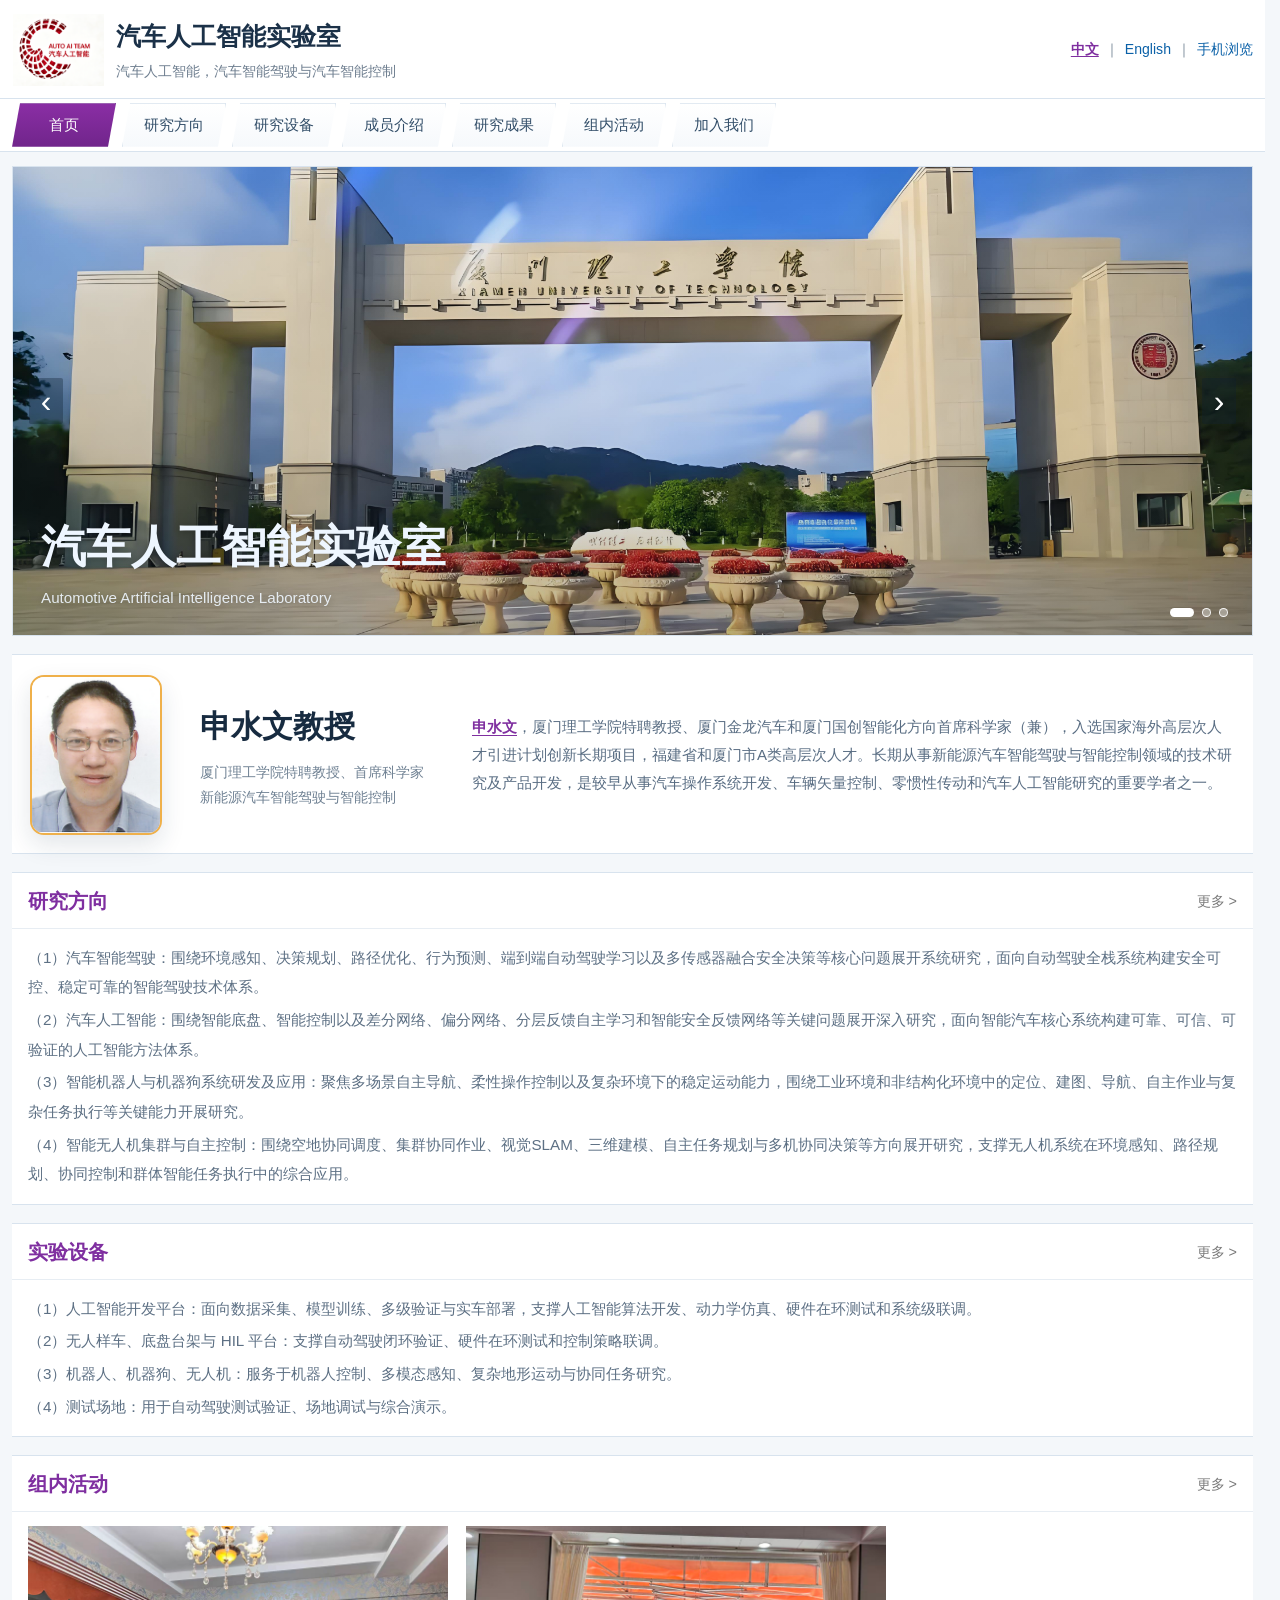
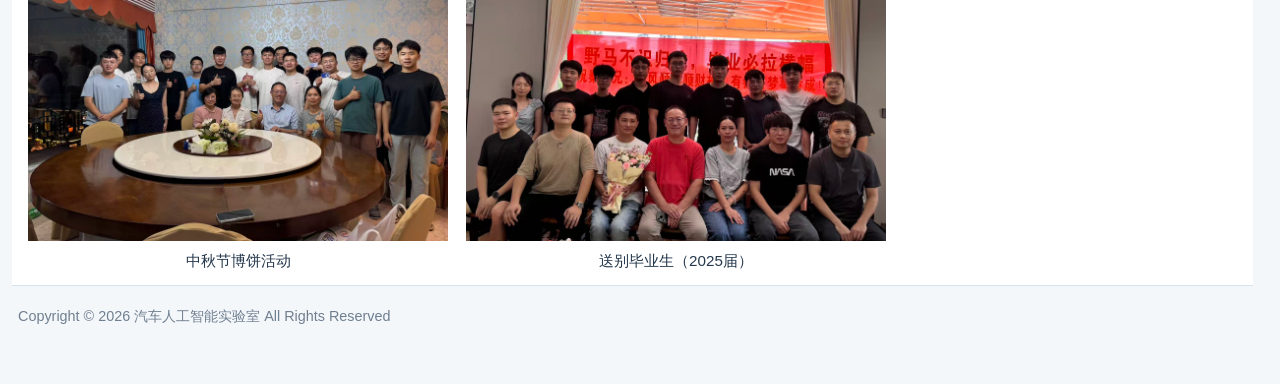
<file: index.html>
<!DOCTYPE html>
<html lang="zh-CN">
<head>
  <meta charset="UTF-8">
  <meta name="viewport" content="width=device-width, initial-scale=1.0">
  <title>汽车人工智能实验室</title>
  <link rel="stylesheet" href="site.css?v=20260416a">
</head>
<body data-page="home" data-title-zh="汽车人工智能实验室" data-title-en="Automotive Artificial Intelligence Laboratory">
  <header class="site-top">
    <div class="container">
      <div class="brand">
        <div class="brand-mark" aria-hidden="true"></div>
        <div class="brand-text">
          <h1 data-zh="汽车人工智能实验室" data-en="Automotive Artificial Intelligence Laboratory">汽车人工智能实验室</h1>
          <p data-zh="汽车人工智能，汽车智能驾驶与汽车智能控制" data-en="Automotive Artificial Intelligence, Intelligent Driving and Intelligent Vehicle Control">汽车人工智能，汽车智能驾驶与汽车智能控制</p>
        </div>
      </div>
      <div class="top-links">
        <div class="lang-switch">
          <button class="lang-btn" type="button" data-lang="zh">中文</button>
          <span>｜</span>
          <button class="lang-btn" type="button" data-lang="en">English</button>
          <span>｜</span>
          <a href="contact.html" data-zh="手机浏览" data-en="Mobile">手机浏览</a>
        </div>
      </div>
    </div>
  </header>

  <div class="nav-wrap">
    <div class="container">
      <button class="menu-toggle" type="button" aria-label="打开导航菜单" aria-expanded="false" aria-controls="site-nav">菜单</button>
      <nav class="nav" id="site-nav">
        <a href="index.html" data-page-target="home" data-zh="首页" data-en="Home">首页</a>
        <a href="research.html" data-page-target="research" data-zh="研究方向" data-en="Research">研究方向</a>
        <a href="equipment.html" data-page-target="equipment" data-zh="研究设备" data-en="Equipment">研究设备</a>
        <a href="members.html" data-page-target="members" data-zh="成员介绍" data-en="Members">成员介绍</a>
        <a href="achievements.html" data-page-target="achievements" data-zh="研究成果" data-en="Achievements">研究成果</a>
        <a href="activities.html" data-page-target="activities" data-zh="组内活动" data-en="Activities">组内活动</a>
        <a href="contact.html" data-page-target="contact" data-zh="加入我们" data-en="Join Us">加入我们</a>
      </nav>
    </div>
  </div>

  <main class="page">
    <div class="container">
      <section class="banner" aria-label="首页封面图">
        <div class="banner-slides">
          <img class="banner-slide is-active" src="assets/home-banner.jpeg" alt="厦门理工学院校门">
          <img class="banner-slide" src="assets/home-cover-campus-1.jpeg" alt="厦门理工学院校园湖景">
          <img class="banner-slide" src="assets/home-cover-campus-2.jpeg" alt="厦门理工学院校园航拍">
        </div>
        <div class="banner-grid">
          <div class="banner-copy">
            <h2 data-zh="汽车人工智能实验室" data-en="Automotive Artificial Intelligence Laboratory">汽车人工智能实验室</h2>
            <p data-zh="Automotive Artificial Intelligence Laboratory" data-en="Research platform for intelligent vehicles, AI systems and smart mobility.">Automotive Artificial Intelligence Laboratory</p>
          </div>
        </div>
        <button class="banner-control banner-control-prev" type="button" aria-label="上一张封面">‹</button>
        <button class="banner-control banner-control-next" type="button" aria-label="下一张封面">›</button>
        <div class="banner-dots" aria-label="封面图切换">
          <button class="banner-dot is-active" type="button" aria-label="切换到第 1 张封面"></button>
          <button class="banner-dot" type="button" aria-label="切换到第 2 张封面"></button>
          <button class="banner-dot" type="button" aria-label="切换到第 3 张封面"></button>
        </div>
      </section>

      <section class="home-section professor">
        <div class="professor-grid">
          <img class="professor-photo" src="assets/ppt-media/image2.png" alt="申水文教授照片">
          <div class="professor-name">
            <h3><a class="person-title-link" href="https://jx.xmut.edu.cn/info/1073/3337.htm" target="_blank" rel="noopener noreferrer" data-zh="申水文教授" data-en="Prof. Shuiwen Shen">申水文教授</a></h3>
            <div class="professor-meta">
              <p data-zh="厦门理工学院特聘教授、首席科学家" data-en="Distinguished Professor and Chief Scientist">厦门理工学院特聘教授、首席科学家</p>
              <p data-zh="新能源汽车智能驾驶与智能控制" data-en="Intelligent Driving and Intelligent Control for New Energy Vehicles">新能源汽车智能驾驶与智能控制</p>
            </div>
          </div>
          <p class="professor-bio" data-zh="<a class='inline-name-link' href='https://jx.xmut.edu.cn/info/1073/3337.htm' target='_blank' rel='noopener noreferrer'>申水文</a>，厦门理工学院特聘教授、厦门金龙汽车和厦门国创智能化方向首席科学家（兼），入选国家海外高层次人才引进计划创新长期项目，福建省和厦门市A类高层次人才。长期从事新能源汽车智能驾驶与智能控制领域的技术研究及产品开发，是较早从事汽车操作系统开发、车辆矢量控制、零惯性传动和汽车人工智能研究的重要学者之一。" data-en="<a class='inline-name-link' href='https://jx.xmut.edu.cn/info/1073/3337.htm' target='_blank' rel='noopener noreferrer'>Shuiwen Shen</a> is a distinguished professor at Xiamen University of Technology and chief scientist in intelligent automotive technologies. He has long worked on intelligent driving and intelligent control for new energy vehicles and is one of the early scholars engaged in automotive operating systems, vehicle vector control, zero-inertia transmission, and automotive AI.">
            <a class="inline-name-link" href="https://jx.xmut.edu.cn/info/1073/3337.htm" target="_blank" rel="noopener noreferrer">申水文</a>，厦门理工学院特聘教授、厦门金龙汽车和厦门国创智能化方向首席科学家（兼），入选国家海外高层次人才引进计划创新长期项目，福建省和厦门市A类高层次人才。长期从事新能源汽车智能驾驶与智能控制领域的技术研究及产品开发，是较早从事汽车操作系统开发、车辆矢量控制、零惯性传动和汽车人工智能研究的重要学者之一。
          </p>
        </div>
      </section>

      <section class="home-section">
        <div class="section-head">
          <h2 data-zh="研究方向" data-en="Research Directions">研究方向</h2>
          <a href="research.html" data-zh="更多 &gt;" data-en="More &gt;">更多 &gt;</a>
        </div>
        <div class="section-body" data-home-sync="research">
          <ul class="research-list">
            <li data-zh="（1）汽车智能驾驶：围绕环境感知、决策规划以及路径优化、行为预测、端到端自动驾驶学习和多传感器融合安全决策等核心问题展开研究。重点提升复杂交通环境下的实时感知能力、决策鲁棒性和系统安全冗余水平。" data-en="(1) Intelligent driving for automobiles: focuses on environment perception, decision-making and planning, path optimization, behavior prediction, end-to-end autonomous driving learning, and multi-sensor fusion safety decision-making. It further improves real-time perception in complex traffic environments, decision robustness, and system safety redundancy.">（1）汽车智能驾驶：围绕环境感知、决策规划以及路径优化、行为预测、端到端自动驾驶学习和多传感器融合安全决策等核心问题展开研究。重点提升复杂交通环境下的实时感知能力、决策鲁棒性和系统安全冗余水平。</li>
            <li data-zh="（2）汽车人工智能：围绕智能底盘、智能控制以及差分网络、偏分网络、分层反馈自主学习和智能安全反馈网络等核心问题展开研究。着重增强车辆控制系统的自适应性、可解释性与稳定性。" data-en="(2) Automotive artificial intelligence: studies intelligent chassis, intelligent control, differential networks, partial differential networks, hierarchical feedback self-learning, and safety feedback networks. It strengthens the adaptability, interpretability, and stability of vehicle control systems.">（2）汽车人工智能：围绕智能底盘、智能控制以及差分网络、偏分网络、分层反馈自主学习和智能安全反馈网络等核心问题展开研究。着重增强车辆控制系统的自适应性、可解释性与稳定性。</li>
            <li data-zh="（3）智能机器人与机器狗系统研发及应用：聚焦多场景自主导航、柔性操作控制以及复杂环境下的稳定运动能力，推动机器人与机器狗系统在复杂场景中的智能化落地。" data-en="(3) Intelligent robot and quadruped systems: focuses on multi-scenario autonomous navigation, flexible manipulation control, and stable locomotion in complex environments, promoting real-world deployment in complex scenarios.">（3）智能机器人与机器狗系统研发及应用：聚焦多场景自主导航、柔性操作控制以及复杂环境下的稳定运动能力，推动机器人与机器狗系统在复杂场景中的智能化落地。</li>
            <li data-zh="（4）智能无人机集群与自主控制：围绕空地协同调度、集群协同作业、视觉 SLAM 与三维建模等方向展开研究。重点突破复杂环境下的自主飞行控制、任务分配优化和多机协同决策能力。" data-en="(4) Intelligent UAV swarms and autonomous control: covers air-ground scheduling, collaborative swarm operations, visual SLAM, and 3D reconstruction. It further targets autonomous flight control in complex environments, task allocation optimization, and multi-UAV collaborative decision-making.">（4）智能无人机集群与自主控制：围绕空地协同调度、集群协同作业、视觉 SLAM 与三维建模等方向展开研究。重点突破复杂环境下的自主飞行控制、任务分配优化和多机协同决策能力。</li>
          </ul>
        </div>
      </section>

      <section class="home-section">
        <div class="section-head">
          <h2 data-zh="实验设备" data-en="Laboratory Equipment">实验设备</h2>
          <a href="equipment.html" data-zh="更多 &gt;" data-en="More &gt;">更多 &gt;</a>
        </div>
        <div class="section-body" data-home-sync="equipment">
          <ul class="research-list">
            <li data-zh="（1）人工智能开发平台：面向数据采集、模型训练、多级验证与实车部署，支撑人工智能算法开发、动力学仿真、硬件在环测试和系统级联调。" data-en="(1) Artificial intelligence development platform: supports data acquisition, model training, multi-level verification, and vehicle deployment for AI algorithm development, dynamic simulation, hardware-in-the-loop testing, and system-level integration.">（1）人工智能开发平台：面向数据采集、模型训练、多级验证与实车部署，支撑人工智能算法开发、动力学仿真、硬件在环测试和系统级联调。</li>
            <li data-zh="（2）无人样车、底盘台架与 HIL 平台：支撑自动驾驶闭环验证、硬件在环测试和控制策略联调。" data-en="(2) Unmanned prototype vehicles, chassis benches, and HIL platform: supports closed-loop validation, hardware-in-the-loop testing, and control strategy tuning.">（2）无人样车、底盘台架与 HIL 平台：支撑自动驾驶闭环验证、硬件在环测试和控制策略联调。</li>
            <li data-zh="（3）机器人、机器狗、无人机：服务于机器人控制、多模态感知、复杂地形运动与协同任务研究。" data-en="(3) Robots, quadrupeds, and UAVs: serves robotics control, multimodal perception, locomotion on complex terrain, and collaborative task research.">（3）机器人、机器狗、无人机：服务于机器人控制、多模态感知、复杂地形运动与协同任务研究。</li>
            <li data-zh="（4）测试场地：用于自动驾驶测试验证、场地调试与综合演示。" data-en="(4) Test site: used for autonomous driving validation, site debugging, and integrated demonstrations.">（4）测试场地：用于自动驾驶测试验证、场地调试与综合演示。</li>
          </ul>
        </div>
      </section>

      <section class="home-section">
        <div class="section-head">
          <h2 data-zh="组内活动" data-en="Group Activities">组内活动</h2>
          <a href="activities.html" data-zh="更多 &gt;" data-en="More &gt;">更多 &gt;</a>
        </div>
        <div class="section-body" data-home-sync="activities">
          <div class="activity-gallery">
            <article class="activity-card-real">
              <img class="activity-image-real" src="assets/activity-midautumn.jpeg" alt="中秋节博饼活动">
              <div class="activity-caption-real" data-zh="中秋节博饼活动" data-en="Mid-Autumn Bo Bing Activity">中秋节博饼活动</div>
            </article>
            <article class="activity-card-real">
              <img class="activity-image-real" src="assets/activity-farewell.jpeg" alt="送别毕业生（2025届）">
              <div class="activity-caption-real" data-zh="送别毕业生（2025届）" data-en="Farewell to Graduates (Class of 2025)">送别毕业生（2025届）</div>
            </article>
          </div>
        </div>
      </section>

      <footer class="footer">
        <span data-zh="Copyright © 2026 汽车人工智能实验室 All Rights Reserved" data-en="Copyright © 2026 Automotive Artificial Intelligence Laboratory. All Rights Reserved.">Copyright © 2026 汽车人工智能实验室 All Rights Reserved</span>
      </footer>
    </div>
  </main>
  <script src="site.js?v=20260416a"></script>
</body>
</html>
</file>
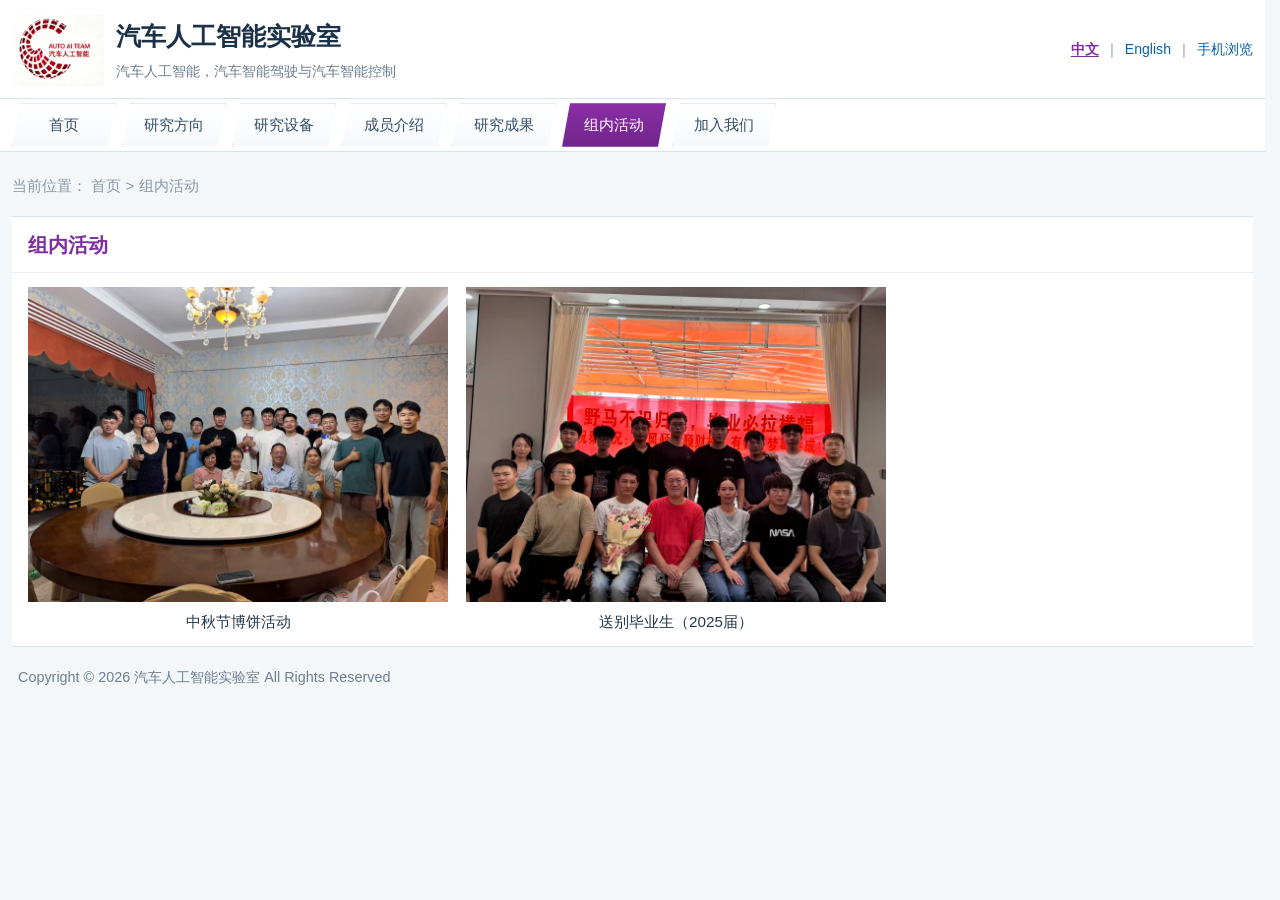
<file: activities.html>
<!DOCTYPE html>
<html lang="zh-CN">
<head>
  <meta charset="UTF-8">
  <meta name="viewport" content="width=device-width, initial-scale=1.0">
  <title>组内活动</title>
  <link rel="stylesheet" href="site.css?v=20260416a">
</head>
<body data-page="activities" data-title-zh="组内活动" data-title-en="Group Activities">
  <header class="site-top">
    <div class="container">
      <div class="brand">
        <div class="brand-mark" aria-hidden="true"></div>
        <div class="brand-text">
          <h1 data-zh="汽车人工智能实验室" data-en="Automotive Artificial Intelligence Laboratory">汽车人工智能实验室</h1>
          <p data-zh="汽车人工智能，汽车智能驾驶与汽车智能控制" data-en="Automotive Artificial Intelligence, Intelligent Driving and Intelligent Vehicle Control">汽车人工智能，汽车智能驾驶与汽车智能控制</p>
        </div>
      </div>
      <div class="top-links">
        <div class="lang-switch">
          <button class="lang-btn" type="button" data-lang="zh">中文</button>
          <span>｜</span>
          <button class="lang-btn" type="button" data-lang="en">English</button>
          <span>｜</span>
          <a href="contact.html" data-zh="手机浏览" data-en="Mobile">手机浏览</a>
        </div>
      </div>
    </div>
  </header>
  <div class="nav-wrap">
    <div class="container">
      <button class="menu-toggle" type="button" aria-label="打开导航菜单" aria-expanded="false" aria-controls="site-nav">菜单</button>
      <nav class="nav" id="site-nav">
        <a href="index.html" data-page-target="home" data-zh="首页" data-en="Home">首页</a>
        <a href="research.html" data-page-target="research" data-zh="研究方向" data-en="Research">研究方向</a>
        <a href="equipment.html" data-page-target="equipment" data-zh="研究设备" data-en="Equipment">研究设备</a>
        <a href="members.html" data-page-target="members" data-zh="成员介绍" data-en="Members">成员介绍</a>
        <a href="achievements.html" data-page-target="achievements" data-zh="研究成果" data-en="Achievements">研究成果</a>
        <a href="activities.html" data-page-target="activities" data-zh="组内活动" data-en="Activities">组内活动</a>
        <a href="contact.html" data-page-target="contact" data-zh="加入我们" data-en="Join Us">加入我们</a>
      </nav>
    </div>
  </div>
  <main class="page">
    <div class="container">
      <div class="breadcrumb" data-zh="当前位置： 首页 > 组内活动" data-en="Location: Home > Group Activities">当前位置： 首页 > 组内活动</div>
      <section class="page-section">
        <div class="section-head">
          <h2 data-zh="组内活动" data-en="Group Activities">组内活动</h2>
        </div>
        <div class="section-body">
          <div class="activity-gallery">
            <article class="activity-card-real">
              <img class="activity-image-real" src="assets/activity-midautumn.jpeg" alt="中秋节博饼活动">
              <div class="activity-caption-real" data-zh="中秋节博饼活动" data-en="Mid-Autumn Bo Bing Activity">中秋节博饼活动</div>
            </article>
            <article class="activity-card-real">
              <img class="activity-image-real" src="assets/activity-farewell.jpeg" alt="送别毕业生（2025届）">
              <div class="activity-caption-real" data-zh="送别毕业生（2025届）" data-en="Farewell to Graduates (Class of 2025)">送别毕业生（2025届）</div>
            </article>
          </div>
        </div>
      </section>
      <footer class="footer">
        <span data-zh="Copyright © 2026 汽车人工智能实验室 All Rights Reserved" data-en="Copyright © 2026 Automotive Artificial Intelligence Laboratory. All Rights Reserved.">Copyright © 2026 汽车人工智能实验室 All Rights Reserved</span>
      </footer>
    </div>
  </main>
  <script src="site.js?v=20260416a"></script>
</body>
</html>
</file>
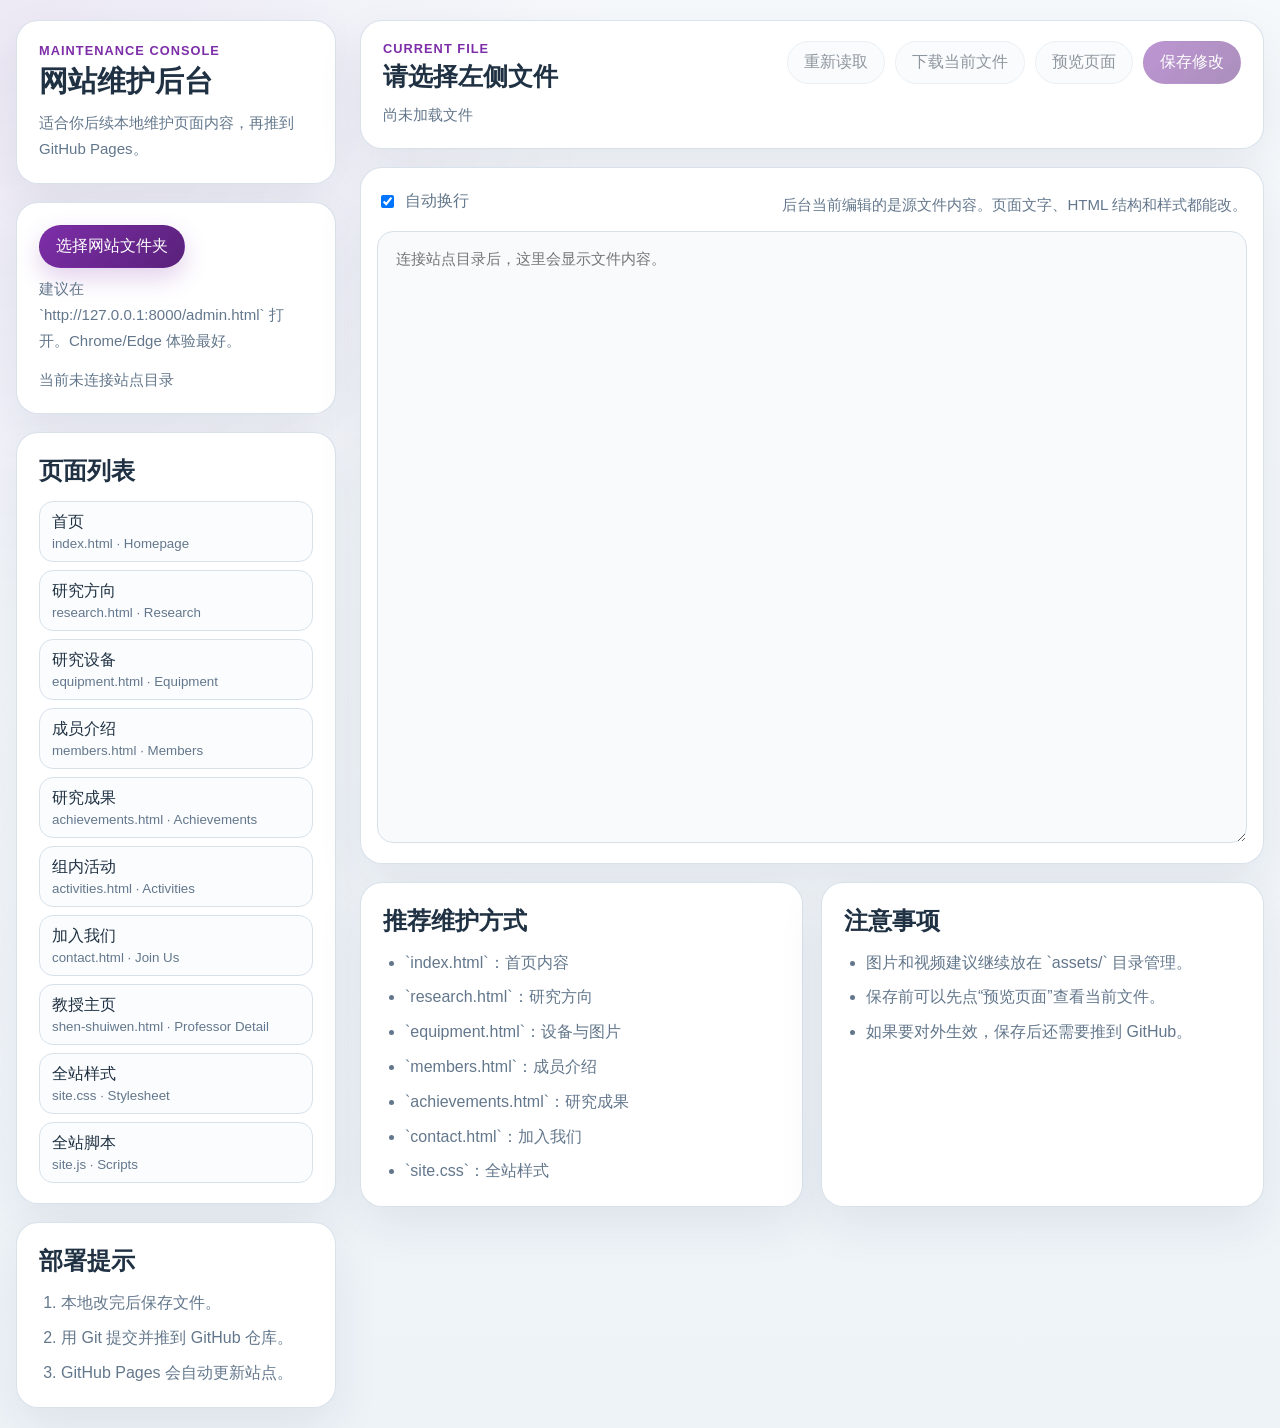
<file: admin.html>
<!DOCTYPE html>
<html lang="zh-CN">
<head>
  <meta charset="UTF-8">
  <meta name="viewport" content="width=device-width, initial-scale=1.0">
  <title>网站维护后台</title>
  <link rel="stylesheet" href="admin.css?v=20260413a">
</head>
<body>
  <main class="admin-shell">
    <aside class="admin-sidebar">
      <div class="admin-brand">
        <p class="admin-kicker">Maintenance Console</p>
        <h1>网站维护后台</h1>
        <p class="admin-copy">适合你后续本地维护页面内容，再推到 GitHub Pages。</p>
      </div>

      <div class="admin-card">
        <button class="primary-btn" id="pick-directory" type="button">选择网站文件夹</button>
        <p class="admin-tip">建议在 `http://127.0.0.1:8000/admin.html` 打开。Chrome/Edge 体验最好。</p>
        <p class="admin-status" id="directory-status">当前未连接站点目录</p>
      </div>

      <div class="admin-card">
        <h2>页面列表</h2>
        <nav class="file-list" id="file-list" aria-label="可编辑文件列表"></nav>
      </div>

      <div class="admin-card">
        <h2>部署提示</h2>
        <ol class="admin-list">
          <li>本地改完后保存文件。</li>
          <li>用 Git 提交并推到 GitHub 仓库。</li>
          <li>GitHub Pages 会自动更新站点。</li>
        </ol>
      </div>
    </aside>

    <section class="admin-main">
      <header class="editor-head">
        <div>
          <p class="admin-kicker">Current File</p>
          <h2 id="editor-title">请选择左侧文件</h2>
          <p class="editor-path" id="editor-path">尚未加载文件</p>
        </div>
        <div class="editor-actions">
          <button class="secondary-btn" id="reload-file" type="button" disabled>重新读取</button>
          <button class="secondary-btn" id="download-file" type="button" disabled>下载当前文件</button>
          <button class="secondary-btn" id="preview-file" type="button" disabled>预览页面</button>
          <button class="primary-btn" id="save-file" type="button" disabled>保存修改</button>
        </div>
      </header>

      <section class="editor-card">
        <div class="editor-toolbar">
          <label class="checkbox-row">
            <input id="wrap-toggle" type="checkbox" checked>
            <span>自动换行</span>
          </label>
          <p class="admin-tip">后台当前编辑的是源文件内容。页面文字、HTML 结构和样式都能改。</p>
        </div>
        <textarea id="file-editor" spellcheck="false" placeholder="连接站点目录后，这里会显示文件内容。"></textarea>
      </section>

      <section class="editor-grid">
        <article class="admin-card">
          <h2>推荐维护方式</h2>
          <ul class="admin-list">
            <li>`index.html`：首页内容</li>
            <li>`research.html`：研究方向</li>
            <li>`equipment.html`：设备与图片</li>
            <li>`members.html`：成员介绍</li>
            <li>`achievements.html`：研究成果</li>
            <li>`contact.html`：加入我们</li>
            <li>`site.css`：全站样式</li>
          </ul>
        </article>

        <article class="admin-card">
          <h2>注意事项</h2>
          <ul class="admin-list">
            <li>图片和视频建议继续放在 `assets/` 目录管理。</li>
            <li>保存前可以先点“预览页面”查看当前文件。</li>
            <li>如果要对外生效，保存后还需要推到 GitHub。</li>
          </ul>
        </article>
      </section>
    </section>
  </main>

  <script src="admin.js?v=20260413a"></script>
</body>
</html>
</file>
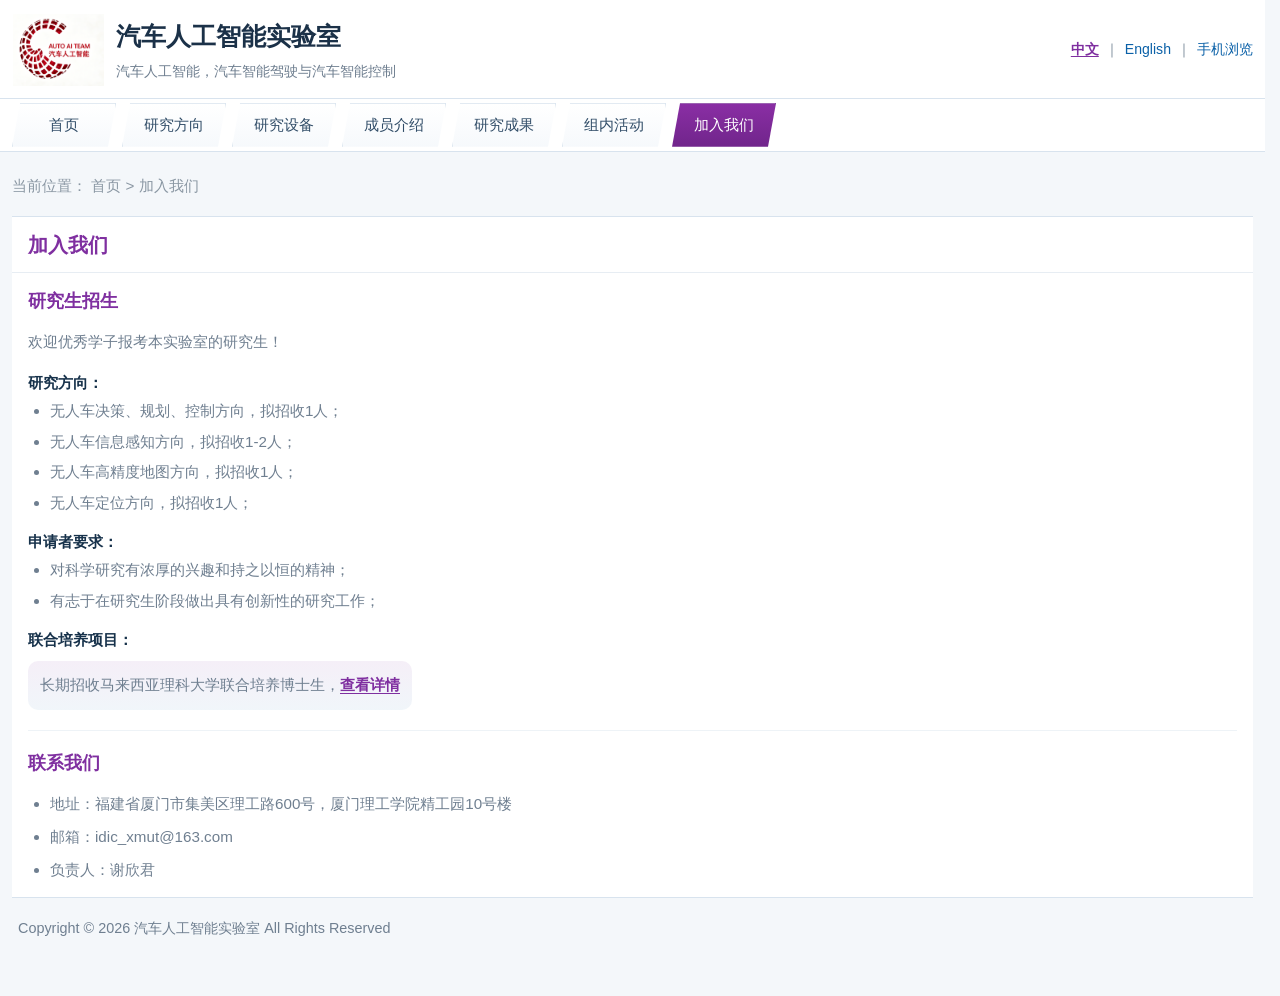
<file: contact.html>
<!DOCTYPE html>
<html lang="zh-CN">
<head>
  <meta charset="UTF-8">
  <meta name="viewport" content="width=device-width, initial-scale=1.0">
  <title>加入我们</title>
  <link rel="stylesheet" href="site.css?v=20260416a">
</head>
<body data-page="contact" data-title-zh="加入我们" data-title-en="Join Us">
  <header class="site-top">
    <div class="container">
      <div class="brand">
        <div class="brand-mark" aria-hidden="true"></div>
        <div class="brand-text">
          <h1 data-zh="汽车人工智能实验室" data-en="Automotive Artificial Intelligence Laboratory">汽车人工智能实验室</h1>
          <p data-zh="汽车人工智能，汽车智能驾驶与汽车智能控制" data-en="Automotive Artificial Intelligence, Intelligent Driving and Intelligent Vehicle Control">汽车人工智能，汽车智能驾驶与汽车智能控制</p>
        </div>
      </div>
      <div class="top-links">
        <div class="lang-switch">
          <button class="lang-btn" type="button" data-lang="zh">中文</button>
          <span>｜</span>
          <button class="lang-btn" type="button" data-lang="en">English</button>
          <span>｜</span>
          <a href="contact.html" data-zh="手机浏览" data-en="Mobile">手机浏览</a>
        </div>
      </div>
    </div>
  </header>
  <div class="nav-wrap">
    <div class="container">
      <button class="menu-toggle" type="button" aria-label="打开导航菜单" aria-expanded="false" aria-controls="site-nav">菜单</button>
      <nav class="nav" id="site-nav">
        <a href="index.html" data-page-target="home" data-zh="首页" data-en="Home">首页</a>
        <a href="research.html" data-page-target="research" data-zh="研究方向" data-en="Research">研究方向</a>
        <a href="equipment.html" data-page-target="equipment" data-zh="研究设备" data-en="Equipment">研究设备</a>
        <a href="members.html" data-page-target="members" data-zh="成员介绍" data-en="Members">成员介绍</a>
        <a href="achievements.html" data-page-target="achievements" data-zh="研究成果" data-en="Achievements">研究成果</a>
        <a href="activities.html" data-page-target="activities" data-zh="组内活动" data-en="Activities">组内活动</a>
        <a href="contact.html" data-page-target="contact" data-zh="加入我们" data-en="Join Us">加入我们</a>
      </nav>
    </div>
  </div>
  <main class="page">
    <div class="container">
      <div class="breadcrumb" data-zh="当前位置： 首页 > 加入我们" data-en="Location: Home > Join Us">当前位置： 首页 > 加入我们</div>
      <section class="page-section">
        <div class="section-head">
          <h2 data-zh="加入我们" data-en="Join Us">加入我们</h2>
        </div>
        <div class="section-body">
          <section class="join-block">
            <h3 class="mentor-title" data-zh="研究生招生" data-en="Graduate Admissions">研究生招生</h3>
            <div class="contact-box">
                <p class="join-intro" data-zh="欢迎优秀学子报考本实验室的研究生！" data-en="Outstanding students are warmly welcome to apply for graduate study in our laboratory.">欢迎优秀学子报考本实验室的研究生！</p>
                <p class="join-subtitle" data-zh="研究方向：" data-en="Research Directions:">研究方向：</p>
                <ul class="join-list">
                  <li data-zh="无人车决策、规划、控制方向，拟招收1人；" data-en="Unmanned vehicle decision-making, planning, and control: 1 opening.">无人车决策、规划、控制方向，拟招收1人；</li>
                  <li data-zh="无人车信息感知方向，拟招收1-2人；" data-en="Unmanned vehicle information perception: 1-2 openings.">无人车信息感知方向，拟招收1-2人；</li>
                  <li data-zh="无人车高精度地图方向，拟招收1人；" data-en="Unmanned vehicle high-definition mapping: 1 opening.">无人车高精度地图方向，拟招收1人；</li>
                  <li data-zh="无人车定位方向，拟招收1人；" data-en="Unmanned vehicle localization: 1 opening.">无人车定位方向，拟招收1人；</li>
                </ul>
                <p class="join-subtitle" data-zh="申请者要求：" data-en="Applicant Requirements:">申请者要求：</p>
                <ul class="join-list">
                  <li data-zh="对科学研究有浓厚的兴趣和持之以恒的精神；" data-en="Strong interest in scientific research and persistent dedication;">对科学研究有浓厚的兴趣和持之以恒的精神；</li>
                  <li data-zh="有志于在研究生阶段做出具有创新性的研究工作；" data-en="A clear aspiration to carry out innovative research during graduate study.">有志于在研究生阶段做出具有创新性的研究工作；</li>
                </ul>
                <p class="join-subtitle" data-zh="联合培养项目：" data-en="Joint Training Program:">联合培养项目：</p>
                <p class="join-highlight" data-zh="长期招收马来西亚理科大学联合培养博士生，<a href='https://ice.xmut.edu.cn/info/1014/2685.htm' target='_blank' rel='noopener noreferrer'>查看详情</a>" data-en="We continuously recruit jointly trained Ph.D. students with Universiti Sains Malaysia. <a href='https://ice.xmut.edu.cn/info/1014/2685.htm' target='_blank' rel='noopener noreferrer'>View details</a>">长期招收马来西亚理科大学联合培养博士生，<a href="https://ice.xmut.edu.cn/info/1014/2685.htm" target="_blank" rel="noopener noreferrer">查看详情</a></p>
            </div>
          </section>

          <section class="join-block">
            <h3 class="mentor-title" data-zh="联系我们" data-en="Contact Us">联系我们</h3>
            <div class="contact-box">
              <ul class="join-list join-contact-list">
                <li data-zh="地址：福建省厦门市集美区理工路600号，厦门理工学院精工园10号楼" data-en="Address: Building 10, Jinggong Park, Xiamen University of Technology, 600 Ligong Road, Jimei District, Xiamen, Fujian">地址：福建省厦门市集美区理工路600号，厦门理工学院精工园10号楼</li>
                <li data-zh="邮箱：idic_xmut@163.com" data-en="Email: idic_xmut@163.com">邮箱：idic_xmut@163.com</li>
                <li data-zh="负责人：谢欣君" data-en="Contact Person: Xie Xinjun">负责人：谢欣君</li>
              </ul>
            </div>
          </section>
        </div>
      </section>
      <footer class="footer">
        <span data-zh="Copyright © 2026 汽车人工智能实验室 All Rights Reserved" data-en="Copyright © 2026 Automotive Artificial Intelligence Laboratory. All Rights Reserved.">Copyright © 2026 汽车人工智能实验室 All Rights Reserved</span>
      </footer>
    </div>
  </main>
  <script src="site.js?v=20260416a"></script>
</body>
</html>
</file>
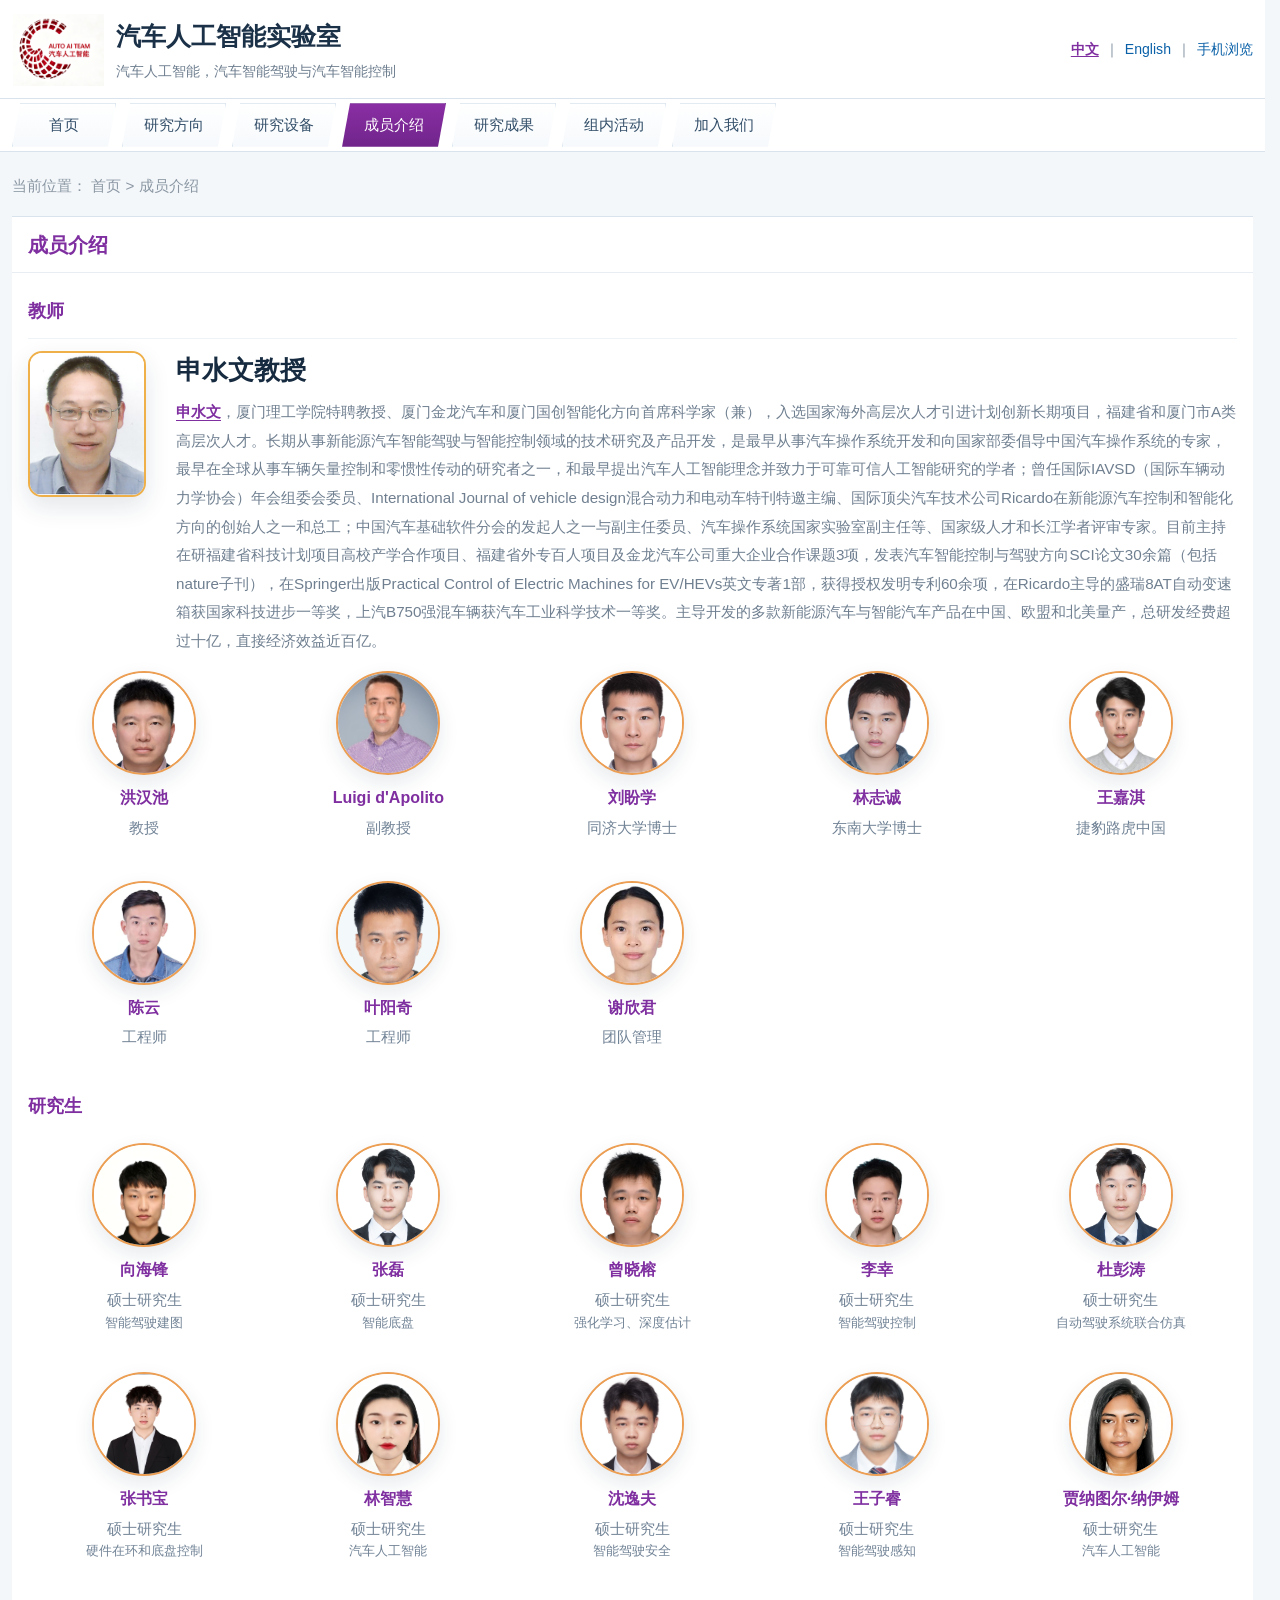
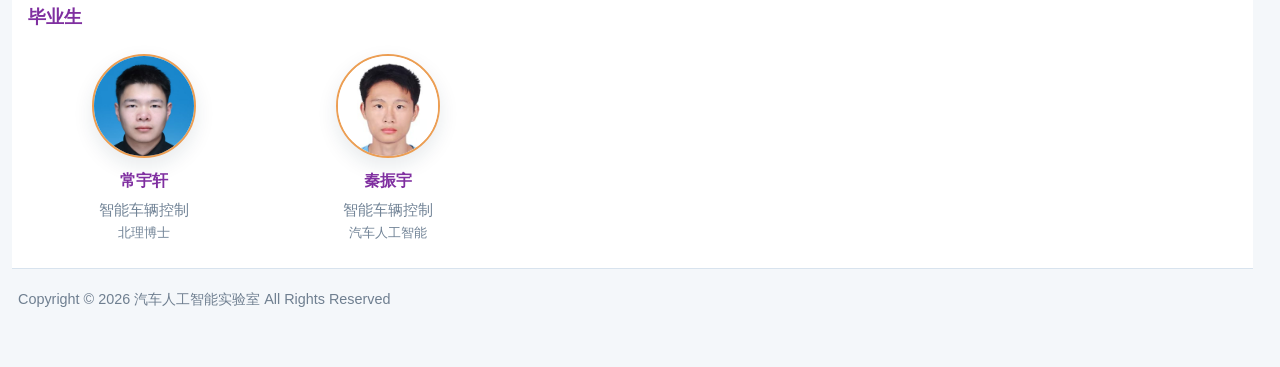
<file: members.html>
<!DOCTYPE html>
<html lang="zh-CN">
<head>
  <meta charset="UTF-8">
  <meta name="viewport" content="width=device-width, initial-scale=1.0">
  <title>成员介绍</title>
  <link rel="stylesheet" href="site.css?v=20260416a">
</head>
<body data-page="members" data-title-zh="成员介绍" data-title-en="Members">
  <header class="site-top">
    <div class="container">
      <div class="brand">
        <div class="brand-mark" aria-hidden="true"></div>
        <div class="brand-text">
          <h1 data-zh="汽车人工智能实验室" data-en="Automotive Artificial Intelligence Laboratory">汽车人工智能实验室</h1>
          <p data-zh="汽车人工智能，汽车智能驾驶与汽车智能控制" data-en="Automotive Artificial Intelligence, Intelligent Driving and Intelligent Vehicle Control">汽车人工智能，汽车智能驾驶与汽车智能控制</p>
        </div>
      </div>
      <div class="top-links">
        <div class="lang-switch">
          <button class="lang-btn" type="button" data-lang="zh">中文</button>
          <span>｜</span>
          <button class="lang-btn" type="button" data-lang="en">English</button>
          <span>｜</span>
          <a href="contact.html" data-zh="手机浏览" data-en="Mobile">手机浏览</a>
        </div>
      </div>
    </div>
  </header>
  <div class="nav-wrap">
    <div class="container">
      <button class="menu-toggle" type="button" aria-label="打开导航菜单" aria-expanded="false" aria-controls="site-nav">菜单</button>
      <nav class="nav" id="site-nav">
        <a href="index.html" data-page-target="home" data-zh="首页" data-en="Home">首页</a>
        <a href="research.html" data-page-target="research" data-zh="研究方向" data-en="Research">研究方向</a>
        <a href="equipment.html" data-page-target="equipment" data-zh="研究设备" data-en="Equipment">研究设备</a>
        <a href="members.html" data-page-target="members" data-zh="成员介绍" data-en="Members">成员介绍</a>
        <a href="achievements.html" data-page-target="achievements" data-zh="研究成果" data-en="Achievements">研究成果</a>
        <a href="activities.html" data-page-target="activities" data-zh="组内活动" data-en="Activities">组内活动</a>
        <a href="contact.html" data-page-target="contact" data-zh="加入我们" data-en="Join Us">加入我们</a>
      </nav>
    </div>
  </div>
  <main class="page">
    <div class="container">
      <div class="breadcrumb" data-zh="当前位置： 首页 > 成员介绍" data-en="Location: Home > Members">当前位置： 首页 > 成员介绍</div>
      <section class="page-section">
        <div class="section-head">
          <h2 data-zh="成员介绍" data-en="Members">成员介绍</h2>
        </div>
        <div class="section-body">
          <div class="mentor-section">
            <h3 class="mentor-title" data-zh="教师" data-en="Faculty">教师</h3>
            <div class="mentor-box">
              <img class="mentor-photo" src="assets/ppt-media/image2.png" alt="申水文教授照片">
              <div class="mentor-info">
                <h3><a class="person-title-link" href="https://jx.xmut.edu.cn/info/1073/3337.htm" target="_blank" rel="noopener noreferrer" data-zh="申水文教授" data-en="Prof. Shuiwen Shen">申水文教授</a></h3>
                <p class="mentor-detail-link" data-zh="<a class='inline-name-link' href='https://jx.xmut.edu.cn/info/1073/3337.htm' target='_blank' rel='noopener noreferrer'>申水文</a>，厦门理工学院特聘教授、厦门金龙汽车和厦门国创智能化方向首席科学家（兼），入选国家海外高层次人才引进计划创新长期项目，福建省和厦门市A类高层次人才。长期从事新能源汽车智能驾驶与智能控制领域的技术研究及产品开发，是最早从事汽车操作系统开发和向国家部委倡导中国汽车操作系统的专家，最早在全球从事车辆矢量控制和零惯性传动的研究者之一，和最早提出汽车人工智能理念并致力于可靠可信人工智能研究的学者；曾任国际IAVSD（国际车辆动力学协会）年会组委会委员、International Journal of vehicle design混合动力和电动车特刊特邀主编、国际顶尖汽车技术公司Ricardo在新能源汽车控制和智能化方向的创始人之一和总工；中国汽车基础软件分会的发起人之一与副主任委员、汽车操作系统国家实验室副主任等、国家级人才和长江学者评审专家。目前主持在研福建省科技计划项目高校产学合作项目、福建省外专百人项目及金龙汽车公司重大企业合作课题3项，发表汽车智能控制与驾驶方向SCI论文30余篇（包括nature子刊），在Springer出版Practical Control of Electric Machines for EV/HEVs英文专著1部，获得授权发明专利60余项，在Ricardo主导的盛瑞8AT自动变速箱获国家科技进步一等奖，上汽B750强混车辆获汽车工业科学技术一等奖。主导开发的多款新能源汽车与智能汽车产品在中国、欧盟和北美量产，总研发经费超过十亿，直接经济效益近百亿。" data-en="<a class='inline-name-link' href='https://jx.xmut.edu.cn/info/1073/3337.htm' target='_blank' rel='noopener noreferrer'>Shuiwen Shen</a> is a distinguished professor at Xiamen University of Technology and chief scientist in intelligent automotive technologies. He was selected for the national long-term innovation talent program and is recognized as a top-level talent in Fujian and Xiamen. He has long worked on intelligent driving and intelligent control for new energy vehicles, and is among the early experts in automotive operating systems, vehicle vector control, zero-inertia transmission, and trustworthy automotive AI. He has served as an organizing committee member of IAVSD, guest editor for International Journal of Vehicle Design, and one of the founders and chief engineers of Ricardo's new energy vehicle control and intelligence programs. He currently leads multiple provincial and industry-funded projects, has published more than 30 SCI papers, authored an English monograph with Springer, and holds more than 60 granted invention patents."><a class="inline-name-link" href="https://jx.xmut.edu.cn/info/1073/3337.htm" target="_blank" rel="noopener noreferrer">申水文</a>，厦门理工学院特聘教授、厦门金龙汽车和厦门国创智能化方向首席科学家（兼），入选国家海外高层次人才引进计划创新长期项目，福建省和厦门市A类高层次人才。长期从事新能源汽车智能驾驶与智能控制领域的技术研究及产品开发，是最早从事汽车操作系统开发和向国家部委倡导中国汽车操作系统的专家，最早在全球从事车辆矢量控制和零惯性传动的研究者之一，和最早提出汽车人工智能理念并致力于可靠可信人工智能研究的学者；曾任国际IAVSD（国际车辆动力学协会）年会组委会委员、International Journal of vehicle design混合动力和电动车特刊特邀主编、国际顶尖汽车技术公司Ricardo在新能源汽车控制和智能化方向的创始人之一和总工；中国汽车基础软件分会的发起人之一与副主任委员、汽车操作系统国家实验室副主任等、国家级人才和长江学者评审专家。目前主持在研福建省科技计划项目高校产学合作项目、福建省外专百人项目及金龙汽车公司重大企业合作课题3项，发表汽车智能控制与驾驶方向SCI论文30余篇（包括nature子刊），在Springer出版Practical Control of Electric Machines for EV/HEVs英文专著1部，获得授权发明专利60余项，在Ricardo主导的盛瑞8AT自动变速箱获国家科技进步一等奖，上汽B750强混车辆获汽车工业科学技术一等奖。主导开发的多款新能源汽车与智能汽车产品在中国、欧盟和北美量产，总研发经费超过十亿，直接经济效益近百亿。</p>
              </div>
            </div>
            <div class="member-grid">
              <article class="member-card"><img class="member-avatar" src="assets/ppt-media/image7.png" alt="洪汉池照片"><h4 class="member-name" data-zh="洪汉池" data-en="Hanchi Hong">洪汉池</h4><p class="member-role" data-zh="教授" data-en="Professor">教授</p></article>
              <article class="member-card"><img class="member-avatar" src="assets/ppt-media/image3.png" alt="Luigi d'Apolito 照片"><h4 class="member-name">Luigi d'Apolito</h4><p class="member-role" data-zh="副教授" data-en="Associate Professor">副教授</p></article>
              <article class="member-card"><img class="member-avatar" src="assets/ppt-media/image8.png" alt="刘盼学照片"><h4 class="member-name" data-zh="刘盼学" data-en="Panxue Liu">刘盼学</h4><p class="member-role" data-zh="同济大学博士" data-en="Ph.D., Tongji University">同济大学博士</p></article>
              <article class="member-card"><img class="member-avatar" src="assets/ppt-media/image9.png" alt="林志诚照片"><h4 class="member-name" data-zh="林志诚" data-en="Zhicheng Lin">林志诚</h4><p class="member-role" data-zh="东南大学博士" data-en="Ph.D., Southeast University">东南大学博士</p></article>
              <article class="member-card"><img class="member-avatar" src="assets/ppt-media/image10.png" alt="王嘉淇照片"><h4 class="member-name" data-zh="王嘉淇" data-en="Jiaqi Wang">王嘉淇</h4><p class="member-role" data-zh="捷豹路虎中国" data-en="Jaguar Land Rover China">捷豹路虎中国</p></article>
              <article class="member-card"><img class="member-avatar" src="assets/ppt-media/image4.png" alt="陈云照片"><h4 class="member-name" data-zh="陈云" data-en="Yun Chen">陈云</h4><p class="member-role" data-zh="工程师" data-en="Engineer">工程师</p></article>
              <article class="member-card"><img class="member-avatar" src="assets/ppt-media/image5.png" alt="叶阳奇照片"><h4 class="member-name" data-zh="叶阳奇" data-en="Yangqi Ye">叶阳奇</h4><p class="member-role" data-zh="工程师" data-en="Engineer">工程师</p></article>
              <article class="member-card"><img class="member-avatar" src="assets/ppt-media/image6.png" alt="谢欣君照片"><h4 class="member-name" data-zh="谢欣君" data-en="Xinjun Xie">谢欣君</h4><p class="member-role" data-zh="团队管理" data-en="Team Management">团队管理</p></article>
            </div>
          </div>

          <div class="mentor-section" style="margin-top: 18px;">
            <h3 class="mentor-title" data-zh="研究生" data-en="Graduate Students">研究生</h3>
            <div class="member-grid">
              <article class="member-card"><img class="member-avatar" src="assets/member-photos/向海锋.png" alt="向海锋照片"><h4 class="member-name" data-zh="向海锋" data-en="Haifeng Xiang">向海锋</h4><p class="member-role" data-zh="硕士研究生" data-en="Master's Student">硕士研究生</p><p class="member-note" data-zh="智能驾驶建图" data-en="Intelligent Driving Mapping">智能驾驶建图</p></article>
              <article class="member-card"><img class="member-avatar" src="assets/member-photos/张磊.jpg" alt="张磊照片"><h4 class="member-name" data-zh="张磊" data-en="Lei Zhang">张磊</h4><p class="member-role" data-zh="硕士研究生" data-en="Master's Student">硕士研究生</p><p class="member-note" data-zh="智能底盘" data-en="Intelligent Chassis">智能底盘</p></article>
              <article class="member-card"><img class="member-avatar" src="assets/member-photos/曾晓榕.JPG" alt="曾晓榕照片"><h4 class="member-name" data-zh="曾晓榕" data-en="Xiaorong Zeng">曾晓榕</h4><p class="member-role" data-zh="硕士研究生" data-en="Master's Student">硕士研究生</p><p class="member-note" data-zh="强化学习、深度估计" data-en="Reinforcement Learning, Depth Estimation">强化学习、深度估计</p></article>
              <article class="member-card"><img class="member-avatar" src="assets/member-photos/李幸.jpg" alt="李幸照片"><h4 class="member-name" data-zh="李幸" data-en="Xing Li">李幸</h4><p class="member-role" data-zh="硕士研究生" data-en="Master's Student">硕士研究生</p><p class="member-note" data-zh="智能驾驶控制" data-en="Intelligent Driving Control">智能驾驶控制</p></article>
              <article class="member-card"><img class="member-avatar" src="assets/member-photos/杜彭涛.jpg" alt="杜彭涛照片"><h4 class="member-name" data-zh="杜彭涛" data-en="Pengtao Du">杜彭涛</h4><p class="member-role" data-zh="硕士研究生" data-en="Master's Student">硕士研究生</p><p class="member-note" data-zh="自动驾驶系统联合仿真" data-en="Autonomous Driving System Co-Simulation">自动驾驶系统联合仿真</p></article>
              <article class="member-card"><img class="member-avatar" src="assets/member-photos/张书宝.jpg" alt="张书宝照片"><h4 class="member-name" data-zh="张书宝" data-en="Shubao Zhang">张书宝</h4><p class="member-role" data-zh="硕士研究生" data-en="Master's Student">硕士研究生</p><p class="member-note" data-zh="硬件在环和底盘控制" data-en="Hardware-in-the-Loop and Chassis Control">硬件在环和底盘控制</p></article>
              <article class="member-card"><img class="member-avatar" src="assets/member-photos/林智慧.png" alt="林智慧照片"><h4 class="member-name" data-zh="林智慧" data-en="Zhihui Lin">林智慧</h4><p class="member-role" data-zh="硕士研究生" data-en="Master's Student">硕士研究生</p><p class="member-note" data-zh="汽车人工智能" data-en="Automotive Artificial Intelligence">汽车人工智能</p></article>
              <article class="member-card"><img class="member-avatar" src="assets/member-photos/沈逸夫.jpg" alt="沈逸夫照片"><h4 class="member-name" data-zh="沈逸夫" data-en="Yifu Shen">沈逸夫</h4><p class="member-role" data-zh="硕士研究生" data-en="Master's Student">硕士研究生</p><p class="member-note" data-zh="智能驾驶安全" data-en="Intelligent Driving Safety">智能驾驶安全</p></article>
              <article class="member-card"><img class="member-avatar" src="assets/member-photos/王子睿.png" alt="王子睿照片"><h4 class="member-name" data-zh="王子睿" data-en="Zirui Wang">王子睿</h4><p class="member-role" data-zh="硕士研究生" data-en="Master's Student">硕士研究生</p><p class="member-note" data-zh="智能驾驶感知" data-en="Intelligent Driving Perception">智能驾驶感知</p></article>
              <article class="member-card"><img class="member-avatar" src="assets/member-photos/贾纳图尔·纳伊姆.jpeg" alt="贾纳图尔·纳伊姆照片"><h4 class="member-name" data-zh="贾纳图尔·纳伊姆" data-en="Jannatul Nayeem">贾纳图尔·纳伊姆</h4><p class="member-role" data-zh="硕士研究生" data-en="Master's Student">硕士研究生</p><p class="member-note" data-zh="汽车人工智能" data-en="Automotive Artificial Intelligence">汽车人工智能</p></article>
            </div>
          </div>

          <div class="mentor-section" style="margin-top: 18px;">
            <h3 class="mentor-title" data-zh="毕业生" data-en="Graduates">毕业生</h3>
            <div class="member-grid">
              <article class="member-card"><img class="member-avatar" src="assets/member-photos/常宇轩.jpeg" alt="常宇轩照片"><h4 class="member-name" data-zh="常宇轩" data-en="Yuxuan Chang">常宇轩</h4><p class="member-role" data-zh="智能车辆控制" data-en="Intelligent Vehicle Control">智能车辆控制</p><p class="member-note" data-zh="北理博士" data-en="Ph.D., Beijing Institute of Technology">北理博士</p></article>
              <article class="member-card"><img class="member-avatar" src="assets/member-photos/秦振宇.jpeg" alt="秦振宇照片"><h4 class="member-name" data-zh="秦振宇" data-en="Zhenyu Qin">秦振宇</h4><p class="member-role" data-zh="智能车辆控制" data-en="Intelligent Vehicle Control">智能车辆控制</p><p class="member-note" data-zh="汽车人工智能" data-en="Automotive Artificial Intelligence">汽车人工智能</p></article>
            </div>
          </div>
        </div>
      </section>
      <footer class="footer">
        <span data-zh="Copyright © 2026 汽车人工智能实验室 All Rights Reserved" data-en="Copyright © 2026 Automotive Artificial Intelligence Laboratory. All Rights Reserved.">Copyright © 2026 汽车人工智能实验室 All Rights Reserved</span>
      </footer>
    </div>
  </main>
  <script src="site.js?v=20260416a"></script>
</body>
</html>
</file>
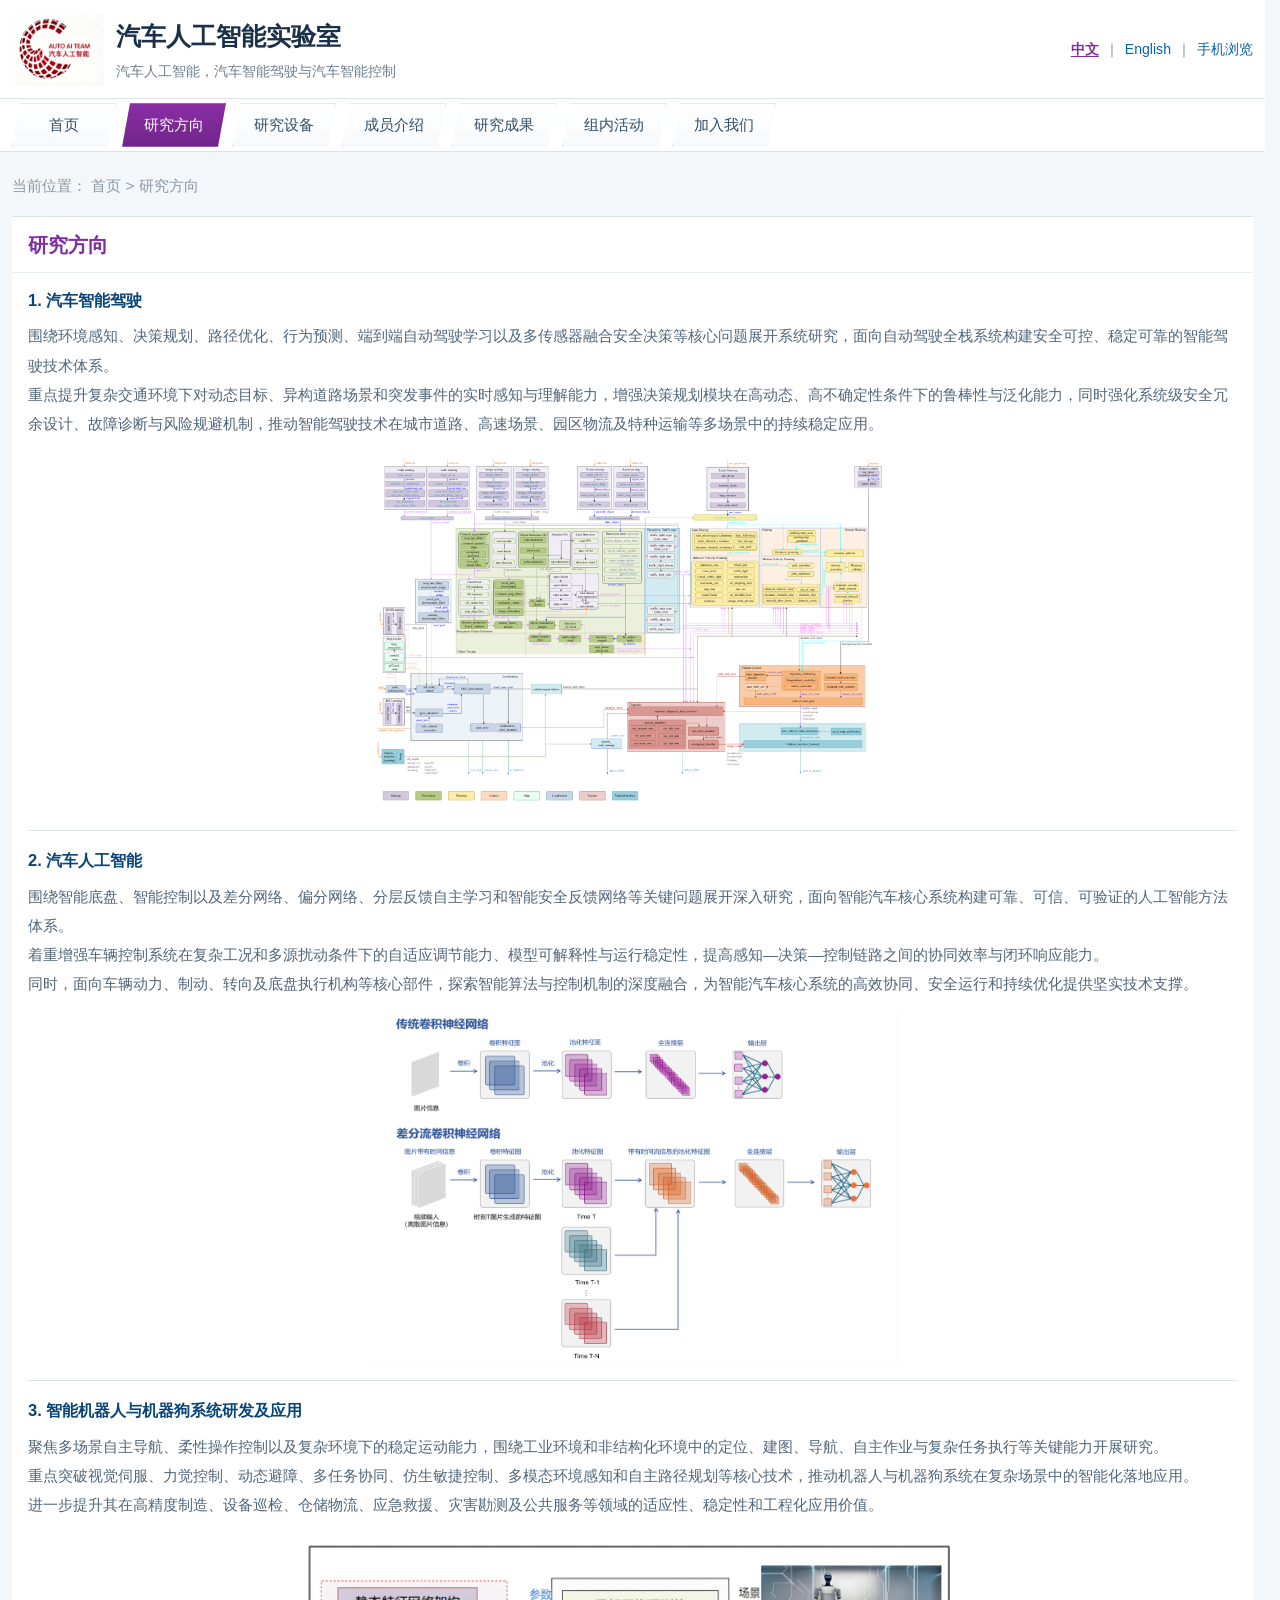
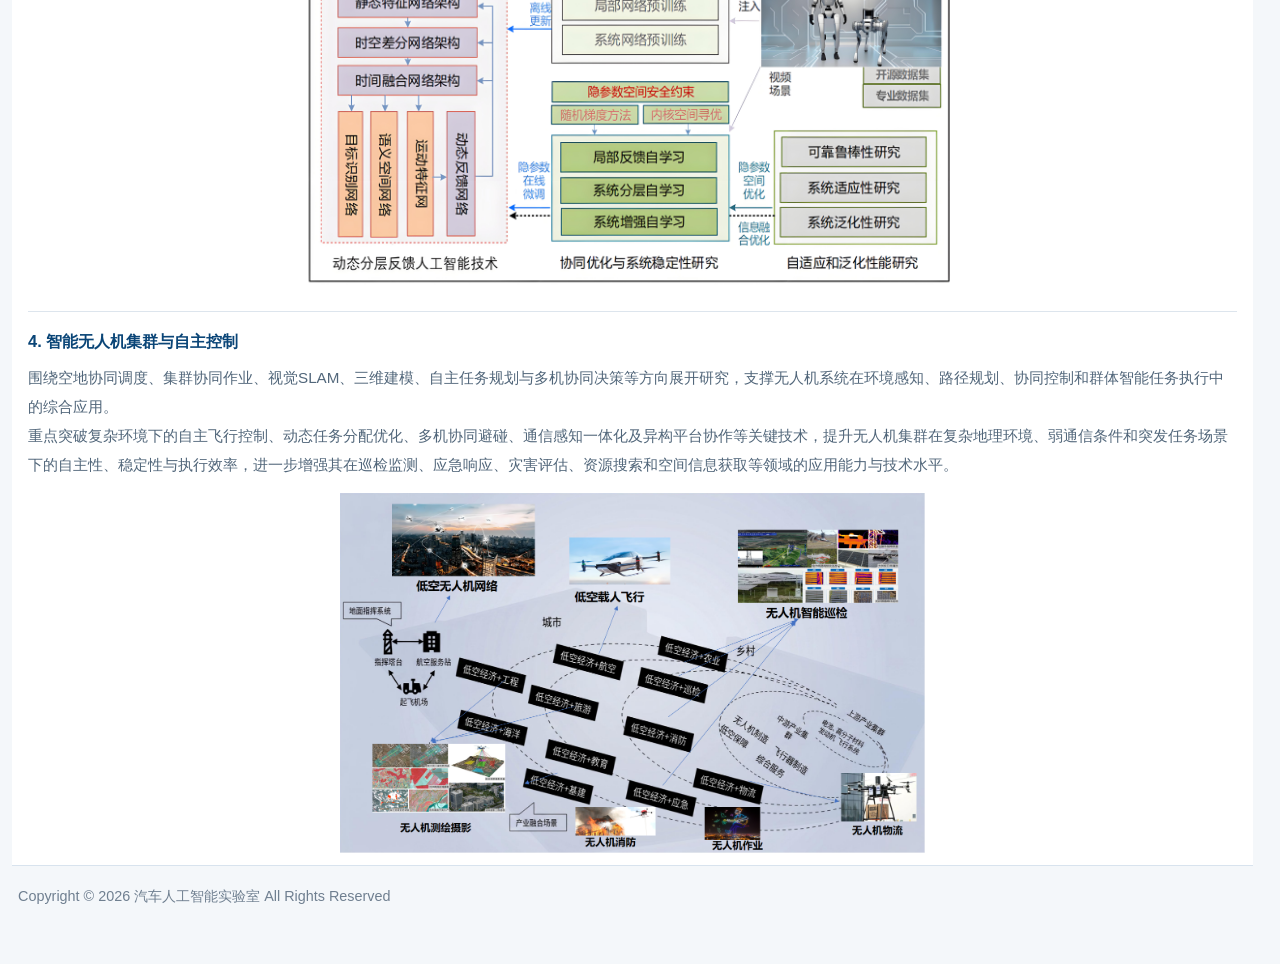
<file: research.html>
<!DOCTYPE html>
<html lang="zh-CN">
<head>
  <meta charset="UTF-8">
  <meta name="viewport" content="width=device-width, initial-scale=1.0">
  <title>研究方向</title>
  <link rel="stylesheet" href="site.css?v=20260416a">
</head>
<body data-page="research" data-title-zh="研究方向" data-title-en="Research Directions">
  <header class="site-top">
    <div class="container">
      <div class="brand">
        <div class="brand-mark" aria-hidden="true"></div>
        <div class="brand-text">
          <h1 data-zh="汽车人工智能实验室" data-en="Automotive Artificial Intelligence Laboratory">汽车人工智能实验室</h1>
          <p data-zh="汽车人工智能，汽车智能驾驶与汽车智能控制" data-en="Automotive Artificial Intelligence, Intelligent Driving and Intelligent Vehicle Control">汽车人工智能，汽车智能驾驶与汽车智能控制</p>
        </div>
      </div>
      <div class="top-links">
        <div class="lang-switch">
          <button class="lang-btn" type="button" data-lang="zh">中文</button>
          <span>｜</span>
          <button class="lang-btn" type="button" data-lang="en">English</button>
          <span>｜</span>
          <a href="contact.html" data-zh="手机浏览" data-en="Mobile">手机浏览</a>
        </div>
      </div>
    </div>
  </header>
  <div class="nav-wrap">
    <div class="container">
      <button class="menu-toggle" type="button" aria-label="打开导航菜单" aria-expanded="false" aria-controls="site-nav">菜单</button>
      <nav class="nav" id="site-nav">
        <a href="index.html" data-page-target="home" data-zh="首页" data-en="Home">首页</a>
        <a href="research.html" data-page-target="research" data-zh="研究方向" data-en="Research">研究方向</a>
        <a href="equipment.html" data-page-target="equipment" data-zh="研究设备" data-en="Equipment">研究设备</a>
        <a href="members.html" data-page-target="members" data-zh="成员介绍" data-en="Members">成员介绍</a>
        <a href="achievements.html" data-page-target="achievements" data-zh="研究成果" data-en="Achievements">研究成果</a>
        <a href="activities.html" data-page-target="activities" data-zh="组内活动" data-en="Activities">组内活动</a>
        <a href="contact.html" data-page-target="contact" data-zh="加入我们" data-en="Join Us">加入我们</a>
      </nav>
    </div>
  </div>
  <main class="page">
    <div class="container">
      <div class="breadcrumb" data-zh="当前位置： 首页 > 研究方向" data-en="Location: Home > Research Directions">当前位置： 首页 > 研究方向</div>
      <section class="page-section">
        <div class="section-head">
          <h2 data-zh="研究方向" data-en="Research Directions">研究方向</h2>
        </div>
        <div class="section-body">
          <div class="research-article">
            <section class="research-block">
              <h3 data-zh="1. 汽车智能驾驶" data-en="1. Intelligent Driving for Automobiles">1. 汽车智能驾驶</h3>
              <p data-zh="围绕环境感知、决策规划、路径优化、行为预测、端到端自动驾驶学习以及多传感器融合安全决策等核心问题展开系统研究，面向自动驾驶全栈系统构建安全可控、稳定可靠的智能驾驶技术体系。<br>重点提升复杂交通环境下对动态目标、异构道路场景和突发事件的实时感知与理解能力，增强决策规划模块在高动态、高不确定性条件下的鲁棒性与泛化能力，同时强化系统级安全冗余设计、故障诊断与风险规避机制，推动智能驾驶技术在城市道路、高速场景、园区物流及特种运输等多场景中的持续稳定应用。" data-en="This direction conducts systematic research on core problems including environment perception, decision-making and planning, path optimization, behavior prediction, end-to-end autonomous driving learning, and multi-sensor-fusion safety decision-making, aiming to build a safe, controllable, stable, and reliable intelligent-driving technology system for full-stack autonomous driving.<br>It focuses on improving real-time perception and understanding of dynamic targets, heterogeneous road scenarios, and unexpected events in complex traffic environments, enhancing the robustness and generalization of planning modules under highly dynamic and uncertain conditions, and strengthening system-level safety redundancy, fault diagnosis, and risk avoidance mechanisms for sustained deployment across urban roads, highways, campus logistics, and special transportation scenarios.">围绕环境感知、决策规划、路径优化、行为预测、端到端自动驾驶学习以及多传感器融合安全决策等核心问题展开系统研究，面向自动驾驶全栈系统构建安全可控、稳定可靠的智能驾驶技术体系。<br>重点提升复杂交通环境下对动态目标、异构道路场景和突发事件的实时感知与理解能力，增强决策规划模块在高动态、高不确定性条件下的鲁棒性与泛化能力，同时强化系统级安全冗余设计、故障诊断与风险规避机制，推动智能驾驶技术在城市道路、高速场景、园区物流及特种运输等多场景中的持续稳定应用。</p>
              <figure class="research-figure research-figure-inline">
                <img class="research-figure-image research-figure-image-inline is-driving-inline" src="assets/research-driving-inline.jpeg" alt="汽车智能驾驶研究示意图">
              </figure>
            </section>

            <section class="research-block">
              <h3 data-zh="2. 汽车人工智能" data-en="2. Automotive Artificial Intelligence">2. 汽车人工智能</h3>
              <p data-zh="围绕智能底盘、智能控制以及差分网络、偏分网络、分层反馈自主学习和智能安全反馈网络等关键问题展开深入研究，面向智能汽车核心系统构建可靠、可信、可验证的人工智能方法体系。<br>着重增强车辆控制系统在复杂工况和多源扰动条件下的自适应调节能力、模型可解释性与运行稳定性，提高感知—决策—控制链路之间的协同效率与闭环响应能力。<br>同时，面向车辆动力、制动、转向及底盘执行机构等核心部件，探索智能算法与控制机制的深度融合，为智能汽车核心系统的高效协同、安全运行和持续优化提供坚实技术支撑。" data-en="This direction carries out in-depth research on intelligent chassis, intelligent control, differential networks, partial differential networks, hierarchical feedback self-learning, and intelligent safety-feedback networks, aiming to build a reliable, trustworthy, and verifiable AI methodology system for core intelligent-vehicle systems.<br>It emphasizes adaptive regulation under complex operating conditions and multi-source disturbances, model interpretability, and operational stability, while improving collaborative efficiency and closed-loop responsiveness across the perception-decision-control chain.<br>At the same time, for key components such as power, braking, steering, and chassis actuators, it explores the deep integration of intelligent algorithms and control mechanisms to support efficient coordination, safe operation, and continuous optimization of core intelligent-vehicle systems.">围绕智能底盘、智能控制以及差分网络、偏分网络、分层反馈自主学习和智能安全反馈网络等关键问题展开深入研究，面向智能汽车核心系统构建可靠、可信、可验证的人工智能方法体系。<br>着重增强车辆控制系统在复杂工况和多源扰动条件下的自适应调节能力、模型可解释性与运行稳定性，提高感知—决策—控制链路之间的协同效率与闭环响应能力。<br>同时，面向车辆动力、制动、转向及底盘执行机构等核心部件，探索智能算法与控制机制的深度融合，为智能汽车核心系统的高效协同、安全运行和持续优化提供坚实技术支撑。</p>
              <figure class="research-figure research-figure-inline">
                <img class="research-figure-image research-figure-image-inline is-diagram" src="assets/research-diagram-updated.jpeg" alt="汽车人工智能研究框架示意图">
              </figure>
            </section>

            <section class="research-block">
              <h3 data-zh="3. 智能机器人与机器狗系统研发及应用" data-en="3. Intelligent Robot and Quadruped Systems">3. 智能机器人与机器狗系统研发及应用</h3>
              <p data-zh="聚焦多场景自主导航、柔性操作控制以及复杂环境下的稳定运动能力，围绕工业环境和非结构化环境中的定位、建图、导航、自主作业与复杂任务执行等关键能力开展研究。<br>重点突破视觉伺服、力觉控制、动态避障、多任务协同、仿生敏捷控制、多模态环境感知和自主路径规划等核心技术，推动机器人与机器狗系统在复杂场景中的智能化落地应用。<br>进一步提升其在高精度制造、设备巡检、仓储物流、应急救援、灾害勘测及公共服务等领域的适应性、稳定性和工程化应用价值。" data-en="This direction focuses on multi-scenario autonomous navigation, flexible manipulation control, and stable locomotion in complex environments, studying key capabilities such as localization, mapping, navigation, autonomous operation, and complex task execution in industrial and unstructured environments.<br>It targets core technologies including visual servoing, force control, dynamic obstacle avoidance, multi-task coordination, biomimetic agile control, multimodal perception, and autonomous path planning, promoting intelligent deployment of robot and quadruped systems in complex scenarios.<br>It further improves adaptability, stability, and engineering value in precision manufacturing, equipment inspection, warehousing and logistics, emergency rescue, disaster surveying, and public services.">聚焦多场景自主导航、柔性操作控制以及复杂环境下的稳定运动能力，围绕工业环境和非结构化环境中的定位、建图、导航、自主作业与复杂任务执行等关键能力开展研究。<br>重点突破视觉伺服、力觉控制、动态避障、多任务协同、仿生敏捷控制、多模态环境感知和自主路径规划等核心技术，推动机器人与机器狗系统在复杂场景中的智能化落地应用。<br>进一步提升其在高精度制造、设备巡检、仓储物流、应急救援、灾害勘测及公共服务等领域的适应性、稳定性和工程化应用价值。</p>
              <figure class="research-figure research-figure-inline">
                <img class="research-figure-image research-figure-image-inline is-robot-inline" src="assets/research-robot-inline.jpeg" alt="智能机器人与机器狗系统研发及应用示意图">
              </figure>
            </section>

            <section class="research-block">
              <h3 data-zh="4. 智能无人机集群与自主控制" data-en="4. Intelligent UAV Swarms and Autonomous Control">4. 智能无人机集群与自主控制</h3>
              <p data-zh="围绕空地协同调度、集群协同作业、视觉SLAM、三维建模、自主任务规划与多机协同决策等方向展开研究，支撑无人机系统在环境感知、路径规划、协同控制和群体智能任务执行中的综合应用。<br>重点突破复杂环境下的自主飞行控制、动态任务分配优化、多机协同避碰、通信感知一体化及异构平台协作等关键技术，提升无人机集群在复杂地理环境、弱通信条件和突发任务场景下的自主性、稳定性与执行效率，进一步增强其在巡检监测、应急响应、灾害评估、资源搜索和空间信息获取等领域的应用能力与技术水平。" data-en="This direction studies air-ground coordinated scheduling, swarm collaboration, visual SLAM, 3D reconstruction, autonomous mission planning, and multi-UAV collaborative decision-making, supporting integrated applications of UAV systems in environmental perception, path planning, cooperative control, and group-intelligence task execution.<br>It focuses on key technologies such as autonomous flight control in complex environments, dynamic task-allocation optimization, multi-UAV collision avoidance, integrated communication and perception, and heterogeneous-platform collaboration, improving autonomy, stability, and execution efficiency under complex geography, weak communication conditions, and emergency tasks, while further enhancing applications in inspection, emergency response, disaster assessment, resource search, and spatial-information acquisition.">围绕空地协同调度、集群协同作业、视觉SLAM、三维建模、自主任务规划与多机协同决策等方向展开研究，支撑无人机系统在环境感知、路径规划、协同控制和群体智能任务执行中的综合应用。<br>重点突破复杂环境下的自主飞行控制、动态任务分配优化、多机协同避碰、通信感知一体化及异构平台协作等关键技术，提升无人机集群在复杂地理环境、弱通信条件和突发任务场景下的自主性、稳定性与执行效率，进一步增强其在巡检监测、应急响应、灾害评估、资源搜索和空间信息获取等领域的应用能力与技术水平。</p>
              <figure class="research-figure research-figure-inline">
                <img class="research-figure-image research-figure-image-inline is-uav-inline" src="assets/research-uav-inline.jpeg" alt="智能无人机集群与自主控制示意图">
              </figure>
            </section>
          </div>
        </div>
      </section>
      <footer class="footer">
        <span data-zh="Copyright © 2026 汽车人工智能实验室 All Rights Reserved" data-en="Copyright © 2026 Automotive Artificial Intelligence Laboratory. All Rights Reserved.">Copyright © 2026 汽车人工智能实验室 All Rights Reserved</span>
      </footer>
    </div>
  </main>
  <script src="site.js?v=20260416a"></script>
</body>
</html>
</file>
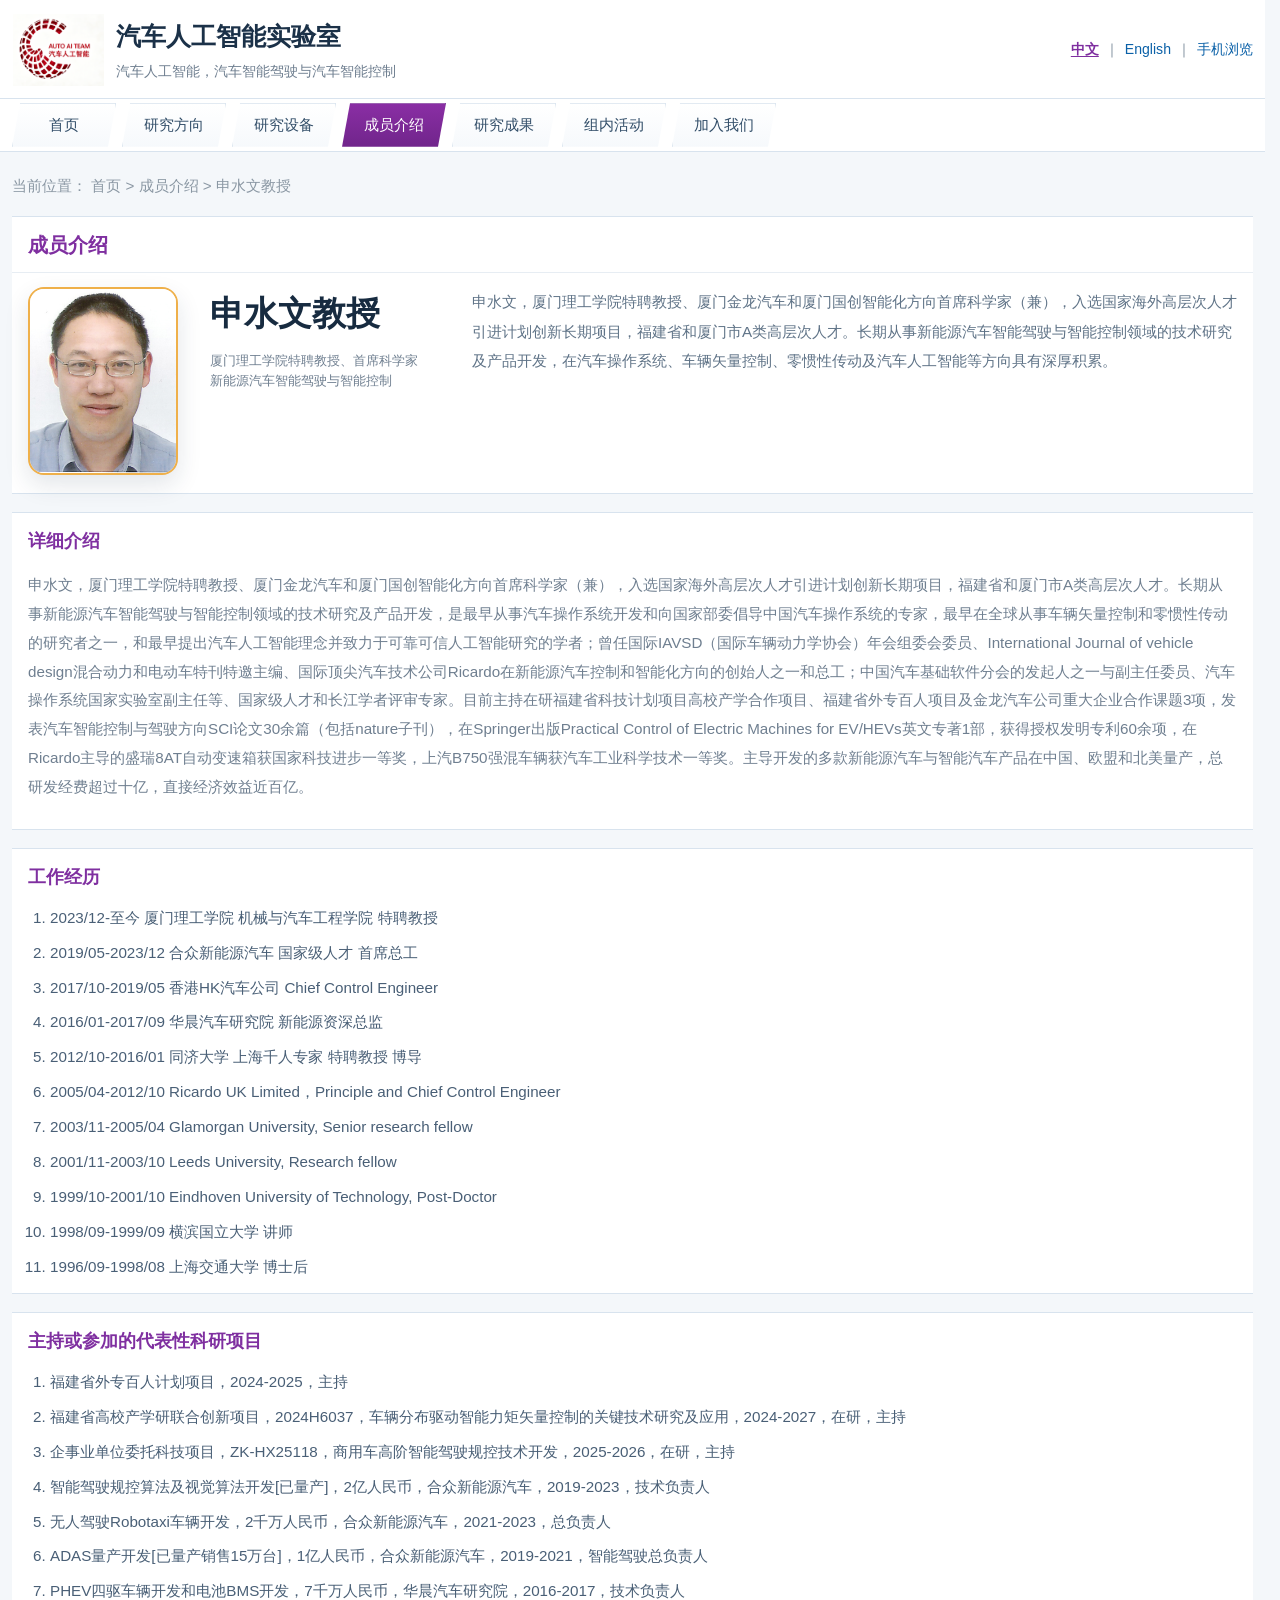
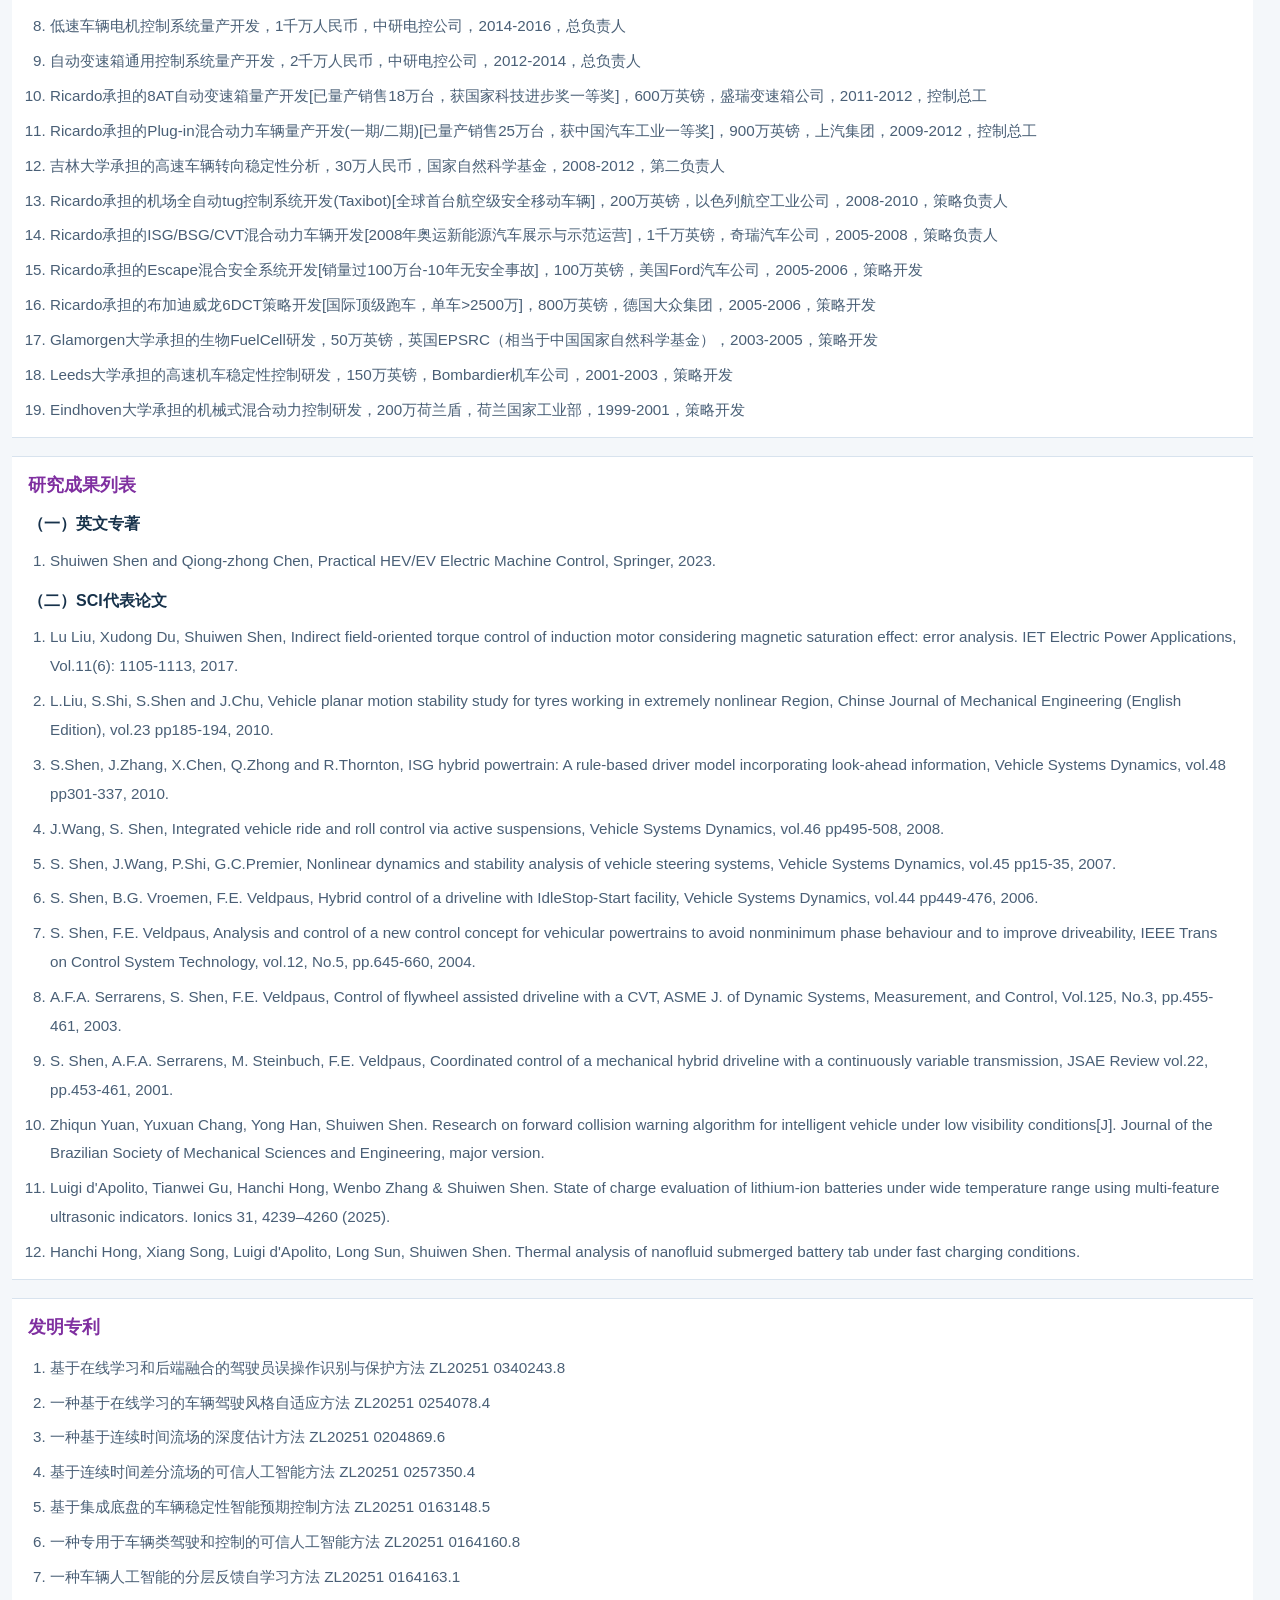
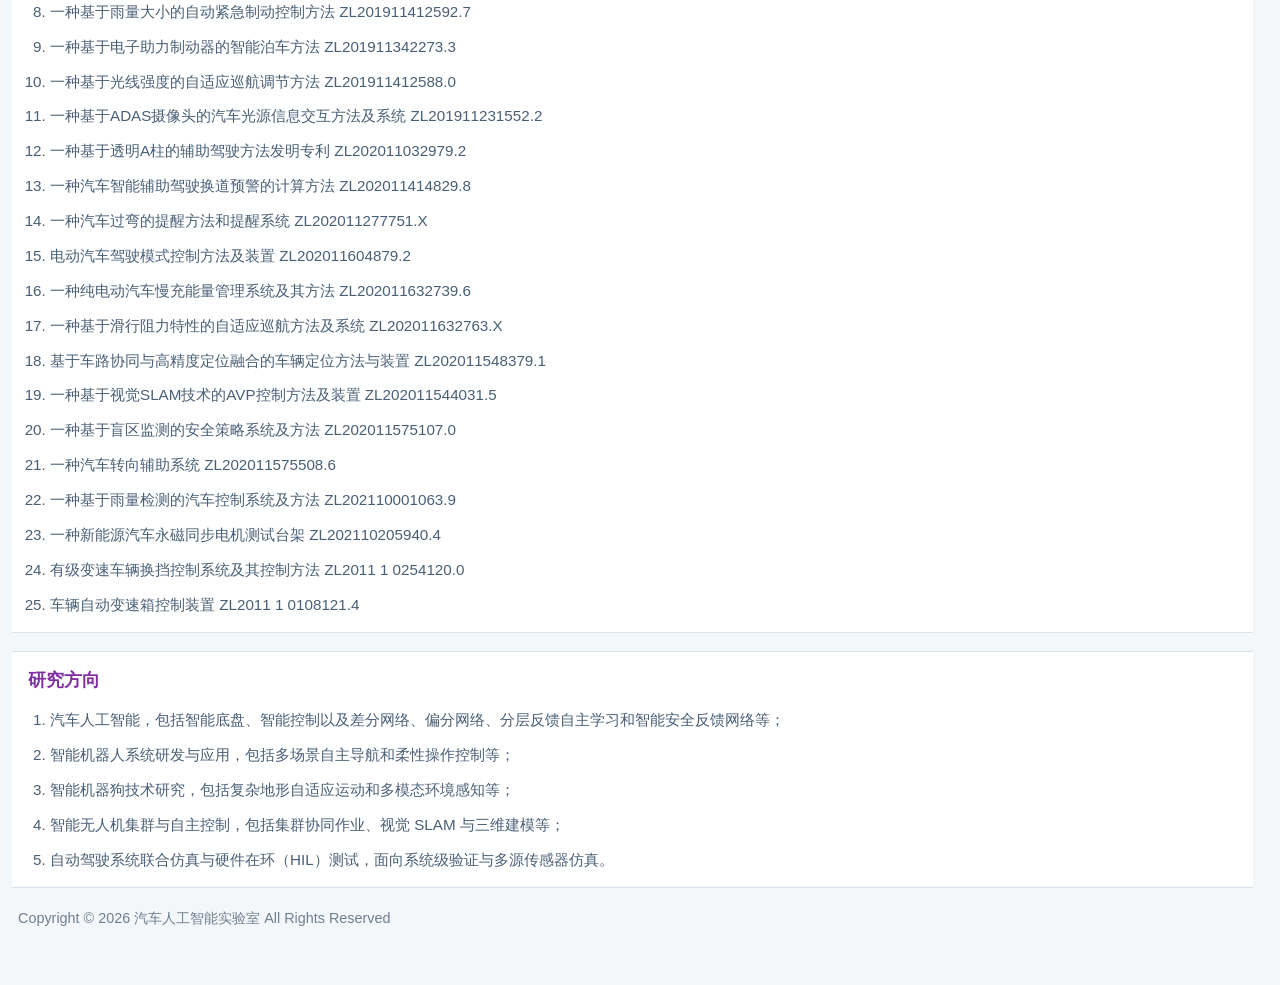
<file: shen-shuiwen.html>
<!DOCTYPE html>
<html lang="zh-CN">
<head>
  <meta charset="UTF-8">
  <meta name="viewport" content="width=device-width, initial-scale=1.0">
  <title>申水文教授</title>
  <link rel="stylesheet" href="site.css?v=20260416a">
</head>
<body data-page="members" data-title-zh="申水文教授" data-title-en="Prof. Shuiwen Shen">
  <header class="site-top">
    <div class="container">
      <div class="brand">
        <div class="brand-mark" aria-hidden="true"></div>
        <div class="brand-text">
          <h1 data-zh="汽车人工智能实验室" data-en="Automotive Artificial Intelligence Laboratory">汽车人工智能实验室</h1>
          <p data-zh="汽车人工智能，汽车智能驾驶与汽车智能控制" data-en="Automotive Artificial Intelligence, Intelligent Driving and Intelligent Vehicle Control">汽车人工智能，汽车智能驾驶与汽车智能控制</p>
        </div>
      </div>
      <div class="top-links">
        <div class="lang-switch">
          <button class="lang-btn" type="button" data-lang="zh">中文</button>
          <span>｜</span>
          <button class="lang-btn" type="button" data-lang="en">English</button>
          <span>｜</span>
          <a href="contact.html" data-zh="手机浏览" data-en="Mobile">手机浏览</a>
        </div>
      </div>
    </div>
  </header>
  <div class="nav-wrap">
    <div class="container">
      <button class="menu-toggle" type="button" aria-label="打开导航菜单" aria-expanded="false" aria-controls="site-nav">菜单</button>
      <nav class="nav" id="site-nav">
        <a href="index.html" data-page-target="home" data-zh="首页" data-en="Home">首页</a>
        <a href="research.html" data-page-target="research" data-zh="研究方向" data-en="Research">研究方向</a>
        <a href="equipment.html" data-page-target="equipment" data-zh="研究设备" data-en="Equipment">研究设备</a>
        <a href="members.html" data-page-target="members" data-zh="成员介绍" data-en="Members">成员介绍</a>
        <a href="achievements.html" data-page-target="achievements" data-zh="研究成果" data-en="Achievements">研究成果</a>
        <a href="activities.html" data-page-target="activities" data-zh="组内活动" data-en="Activities">组内活动</a>
        <a href="contact.html" data-page-target="contact" data-zh="加入我们" data-en="Join Us">加入我们</a>
      </nav>
    </div>
  </div>
  <main class="page">
    <div class="container">
      <div class="breadcrumb" data-zh="当前位置： 首页 > 成员介绍 > 申水文教授" data-en="Location: Home > Members > Prof. Shuiwen Shen">当前位置： 首页 > 成员介绍 > 申水文教授</div>

      <section class="page-section">
        <div class="section-head">
          <h2 data-zh="成员介绍" data-en="Member Profile">成员介绍</h2>
        </div>
        <div class="profile-detail-hero">
          <div class="profile-detail-grid">
            <img class="profile-detail-photo" src="assets/ppt-media/image2.png" alt="申水文教授照片">
          <div class="profile-detail-name">
            <h3 data-zh="申水文教授" data-en="Prof. Shuiwen Shen">申水文教授</h3>
            <p data-zh="厦门理工学院特聘教授、首席科学家" data-en="Distinguished Professor and Chief Scientist">厦门理工学院特聘教授、首席科学家</p>
            <p data-zh="新能源汽车智能驾驶与智能控制" data-en="Intelligent Driving and Intelligent Control for New Energy Vehicles">新能源汽车智能驾驶与智能控制</p>
            </div>
            <div class="profile-detail-summary" data-zh="申水文，厦门理工学院特聘教授、厦门金龙汽车和厦门国创智能化方向首席科学家（兼），入选国家海外高层次人才引进计划创新长期项目，福建省和厦门市A类高层次人才。长期从事新能源汽车智能驾驶与智能控制领域的技术研究及产品开发，在汽车操作系统、车辆矢量控制、零惯性传动及汽车人工智能等方向具有深厚积累。" data-en="Shuiwen Shen is a distinguished professor at Xiamen University of Technology and chief scientist in intelligent automotive technologies. He has long worked on intelligent driving and intelligent control for new energy vehicles, with deep expertise in automotive operating systems, vehicle vector control, zero-inertia transmission, and automotive AI.">
              申水文，厦门理工学院特聘教授、厦门金龙汽车和厦门国创智能化方向首席科学家（兼），入选国家海外高层次人才引进计划创新长期项目，福建省和厦门市A类高层次人才。长期从事新能源汽车智能驾驶与智能控制领域的技术研究及产品开发，在汽车操作系统、车辆矢量控制、零惯性传动及汽车人工智能等方向具有深厚积累。
            </div>
          </div>
        </div>
      </section>

      <section class="page-section profile-detail-section">
        <div class="section-body">
          <h3 data-zh="详细介绍" data-en="Biography">详细介绍</h3>
          <p class="contact-box" data-zh="申水文，厦门理工学院特聘教授、厦门金龙汽车和厦门国创智能化方向首席科学家（兼），入选国家海外高层次人才引进计划创新长期项目，福建省和厦门市A类高层次人才。长期从事新能源汽车智能驾驶与智能控制领域的技术研究及产品开发，是最早从事汽车操作系统开发和向国家部委倡导中国汽车操作系统的专家，最早在全球从事车辆矢量控制和零惯性传动的研究者之一，和最早提出汽车人工智能理念并致力于可靠可信人工智能研究的学者；曾任国际IAVSD（国际车辆动力学协会）年会组委会委员、International Journal of vehicle design混合动力和电动车特刊特邀主编、国际顶尖汽车技术公司Ricardo在新能源汽车控制和智能化方向的创始人之一和总工；中国汽车基础软件分会的发起人之一与副主任委员、汽车操作系统国家实验室副主任等、国家级人才和长江学者评审专家。目前主持在研福建省科技计划项目高校产学合作项目、福建省外专百人项目及金龙汽车公司重大企业合作课题3项，发表汽车智能控制与驾驶方向SCI论文30余篇（包括nature子刊），在Springer出版Practical Control of Electric Machines for EV/HEVs英文专著1部，获得授权发明专利60余项，在Ricardo主导的盛瑞8AT自动变速箱获国家科技进步一等奖，上汽B750强混车辆获汽车工业科学技术一等奖。主导开发的多款新能源汽车与智能汽车产品在中国、欧盟和北美量产，总研发经费超过十亿，直接经济效益近百亿。" data-en="Shuiwen Shen is a distinguished professor at Xiamen University of Technology and chief scientist in intelligent automotive technologies. He is a national high-level talent and a top-level talent in Fujian and Xiamen. He has long been engaged in intelligent driving and intelligent control for new energy vehicles, and is among the early experts in automotive operating systems, vehicle vector control, zero-inertia transmission, and trustworthy automotive AI. He has served in important academic and industrial roles, currently leads multiple provincial and industry-funded projects, has published more than 30 SCI papers, authored an English monograph with Springer, and holds more than 60 granted invention patents.">
            申水文，厦门理工学院特聘教授、厦门金龙汽车和厦门国创智能化方向首席科学家（兼），入选国家海外高层次人才引进计划创新长期项目，福建省和厦门市A类高层次人才。长期从事新能源汽车智能驾驶与智能控制领域的技术研究及产品开发，是最早从事汽车操作系统开发和向国家部委倡导中国汽车操作系统的专家，最早在全球从事车辆矢量控制和零惯性传动的研究者之一，和最早提出汽车人工智能理念并致力于可靠可信人工智能研究的学者；曾任国际IAVSD（国际车辆动力学协会）年会组委会委员、International Journal of vehicle design混合动力和电动车特刊特邀主编、国际顶尖汽车技术公司Ricardo在新能源汽车控制和智能化方向的创始人之一和总工；中国汽车基础软件分会的发起人之一与副主任委员、汽车操作系统国家实验室副主任等、国家级人才和长江学者评审专家。目前主持在研福建省科技计划项目高校产学合作项目、福建省外专百人项目及金龙汽车公司重大企业合作课题3项，发表汽车智能控制与驾驶方向SCI论文30余篇（包括nature子刊），在Springer出版Practical Control of Electric Machines for EV/HEVs英文专著1部，获得授权发明专利60余项，在Ricardo主导的盛瑞8AT自动变速箱获国家科技进步一等奖，上汽B750强混车辆获汽车工业科学技术一等奖。主导开发的多款新能源汽车与智能汽车产品在中国、欧盟和北美量产，总研发经费超过十亿，直接经济效益近百亿。
          </p>
        </div>
      </section>

      <section class="page-section profile-detail-section">
        <div class="section-body">
          <h3 data-zh="工作经历" data-en="Professional Experience">工作经历</h3>
          <ol class="plain-list">
            <li>2023/12-至今 厦门理工学院 机械与汽车工程学院 特聘教授</li>
            <li>2019/05-2023/12 合众新能源汽车 国家级人才 首席总工</li>
            <li>2017/10-2019/05 香港HK汽车公司 Chief Control Engineer</li>
            <li>2016/01-2017/09 华晨汽车研究院 新能源资深总监</li>
            <li>2012/10-2016/01 同济大学 上海千人专家 特聘教授 博导</li>
            <li>2005/04-2012/10 Ricardo UK Limited，Principle and Chief Control Engineer</li>
            <li>2003/11-2005/04 Glamorgan University, Senior research fellow</li>
            <li>2001/11-2003/10 Leeds University, Research fellow</li>
            <li>1999/10-2001/10 Eindhoven University of Technology, Post-Doctor</li>
            <li>1998/09-1999/09 横滨国立大学 讲师</li>
            <li>1996/09-1998/08 上海交通大学 博士后</li>
          </ol>
        </div>
      </section>

      <section class="page-section profile-detail-section">
        <div class="section-body">
          <h3 data-zh="主持或参加的代表性科研项目" data-en="Representative Research Projects">主持或参加的代表性科研项目</h3>
          <ol class="plain-list">
            <li>福建省外专百人计划项目，2024-2025，主持</li>
            <li>福建省高校产学研联合创新项目，2024H6037，车辆分布驱动智能力矩矢量控制的关键技术研究及应用，2024-2027，在研，主持</li>
            <li>企事业单位委托科技项目，ZK-HX25118，商用车高阶智能驾驶规控技术开发，2025-2026，在研，主持</li>
            <li>智能驾驶规控算法及视觉算法开发[已量产]，2亿人民币，合众新能源汽车，2019-2023，技术负责人</li>
            <li>无人驾驶Robotaxi车辆开发，2千万人民币，合众新能源汽车，2021-2023，总负责人</li>
            <li>ADAS量产开发[已量产销售15万台]，1亿人民币，合众新能源汽车，2019-2021，智能驾驶总负责人</li>
            <li>PHEV四驱车辆开发和电池BMS开发，7千万人民币，华晨汽车研究院，2016-2017，技术负责人</li>
            <li>低速车辆电机控制系统量产开发，1千万人民币，中研电控公司，2014-2016，总负责人</li>
            <li>自动变速箱通用控制系统量产开发，2千万人民币，中研电控公司，2012-2014，总负责人</li>
            <li>Ricardo承担的8AT自动变速箱量产开发[已量产销售18万台，获国家科技进步奖一等奖]，600万英镑，盛瑞变速箱公司，2011-2012，控制总工</li>
            <li>Ricardo承担的Plug-in混合动力车辆量产开发(一期/二期)[已量产销售25万台，获中国汽车工业一等奖]，900万英镑，上汽集团，2009-2012，控制总工</li>
            <li>吉林大学承担的高速车辆转向稳定性分析，30万人民币，国家自然科学基金，2008-2012，第二负责人</li>
            <li>Ricardo承担的机场全自动tug控制系统开发(Taxibot)[全球首台航空级安全移动车辆]，200万英镑，以色列航空工业公司，2008-2010，策略负责人</li>
            <li>Ricardo承担的ISG/BSG/CVT混合动力车辆开发[2008年奥运新能源汽车展示与示范运营]，1千万英镑，奇瑞汽车公司，2005-2008，策略负责人</li>
            <li>Ricardo承担的Escape混合安全系统开发[销量过100万台-10年无安全事故]，100万英镑，美国Ford汽车公司，2005-2006，策略开发</li>
            <li>Ricardo承担的布加迪威龙6DCT策略开发[国际顶级跑车，单车&gt;2500万]，800万英镑，德国大众集团，2005-2006，策略开发</li>
            <li>Glamorgen大学承担的生物FuelCell研发，50万英镑，英国EPSRC（相当于中国国家自然科学基金），2003-2005，策略开发</li>
            <li>Leeds大学承担的高速机车稳定性控制研发，150万英镑，Bombardier机车公司，2001-2003，策略开发</li>
            <li>Eindhoven大学承担的机械式混合动力控制研发，200万荷兰盾，荷兰国家工业部，1999-2001，策略开发</li>
          </ol>
        </div>
      </section>

      <section class="page-section profile-detail-section">
        <div class="section-body">
          <h3 data-zh="研究成果列表" data-en="Research Outputs">研究成果列表</h3>
          <h4 class="profile-detail-subtitle" data-zh="（一）英文专著" data-en="(I) English Monograph">（一）英文专著</h4>
          <ol class="plain-list">
            <li>Shuiwen Shen and Qiong-zhong Chen, Practical HEV/EV Electric Machine Control, Springer, 2023.</li>
          </ol>
          <h4 class="profile-detail-subtitle" data-zh="（二）SCI代表论文" data-en="(II) Representative SCI Papers">（二）SCI代表论文</h4>
          <ol class="plain-list">
            <li>Lu Liu, Xudong Du, Shuiwen Shen, Indirect field-oriented torque control of induction motor considering magnetic saturation effect: error analysis. IET Electric Power Applications, Vol.11(6): 1105-1113, 2017.</li>
            <li>L.Liu, S.Shi, S.Shen and J.Chu, Vehicle planar motion stability study for tyres working in extremely nonlinear Region, Chinse Journal of Mechanical Engineering (English Edition), vol.23 pp185-194, 2010.</li>
            <li>S.Shen, J.Zhang, X.Chen, Q.Zhong and R.Thornton, ISG hybrid powertrain: A rule-based driver model incorporating look-ahead information, Vehicle Systems Dynamics, vol.48 pp301-337, 2010.</li>
            <li>J.Wang, S. Shen, Integrated vehicle ride and roll control via active suspensions, Vehicle Systems Dynamics, vol.46 pp495-508, 2008.</li>
            <li>S. Shen, J.Wang, P.Shi, G.C.Premier, Nonlinear dynamics and stability analysis of vehicle steering systems, Vehicle Systems Dynamics, vol.45 pp15-35, 2007.</li>
            <li>S. Shen, B.G. Vroemen, F.E. Veldpaus, Hybrid control of a driveline with IdleStop-Start facility, Vehicle Systems Dynamics, vol.44 pp449-476, 2006.</li>
            <li>S. Shen, F.E. Veldpaus, Analysis and control of a new control concept for vehicular powertrains to avoid nonminimum phase behaviour and to improve driveability, IEEE Trans on Control System Technology, vol.12, No.5, pp.645-660, 2004.</li>
            <li>A.F.A. Serrarens, S. Shen, F.E. Veldpaus, Control of flywheel assisted driveline with a CVT, ASME J. of Dynamic Systems, Measurement, and Control, Vol.125, No.3, pp.455-461, 2003.</li>
            <li>S. Shen, A.F.A. Serrarens, M. Steinbuch, F.E. Veldpaus, Coordinated control of a mechanical hybrid driveline with a continuously variable transmission, JSAE Review vol.22, pp.453-461, 2001.</li>
            <li>Zhiqun Yuan, Yuxuan Chang, Yong Han, Shuiwen Shen. Research on forward collision warning algorithm for intelligent vehicle under low visibility conditions[J]. Journal of the Brazilian Society of Mechanical Sciences and Engineering, major version.</li>
            <li>Luigi d'Apolito, Tianwei Gu, Hanchi Hong, Wenbo Zhang &amp; Shuiwen Shen. State of charge evaluation of lithium-ion batteries under wide temperature range using multi-feature ultrasonic indicators. Ionics 31, 4239–4260 (2025).</li>
            <li>Hanchi Hong, Xiang Song, Luigi d'Apolito, Long Sun, Shuiwen Shen. Thermal analysis of nanofluid submerged battery tab under fast charging conditions.</li>
          </ol>
        </div>
      </section>

      <section class="page-section profile-detail-section">
        <div class="section-body">
          <h3 data-zh="发明专利" data-en="Invention Patents">发明专利</h3>
          <ol class="plain-list">
            <li>基于在线学习和后端融合的驾驶员误操作识别与保护方法 ZL20251 0340243.8</li>
            <li>一种基于在线学习的车辆驾驶风格自适应方法 ZL20251 0254078.4</li>
            <li>一种基于连续时间流场的深度估计方法 ZL20251 0204869.6</li>
            <li>基于连续时间差分流场的可信人工智能方法 ZL20251 0257350.4</li>
            <li>基于集成底盘的车辆稳定性智能预期控制方法 ZL20251 0163148.5</li>
            <li>一种专用于车辆类驾驶和控制的可信人工智能方法 ZL20251 0164160.8</li>
            <li>一种车辆人工智能的分层反馈自学习方法 ZL20251 0164163.1</li>
            <li>一种基于雨量大小的自动紧急制动控制方法 ZL201911412592.7</li>
            <li>一种基于电子助力制动器的智能泊车方法 ZL201911342273.3</li>
            <li>一种基于光线强度的自适应巡航调节方法 ZL201911412588.0</li>
            <li>一种基于ADAS摄像头的汽车光源信息交互方法及系统 ZL201911231552.2</li>
            <li>一种基于透明A柱的辅助驾驶方法发明专利 ZL202011032979.2</li>
            <li>一种汽车智能辅助驾驶换道预警的计算方法 ZL202011414829.8</li>
            <li>一种汽车过弯的提醒方法和提醒系统 ZL202011277751.X</li>
            <li>电动汽车驾驶模式控制方法及装置 ZL202011604879.2</li>
            <li>一种纯电动汽车慢充能量管理系统及其方法 ZL202011632739.6</li>
            <li>一种基于滑行阻力特性的自适应巡航方法及系统 ZL202011632763.X</li>
            <li>基于车路协同与高精度定位融合的车辆定位方法与装置 ZL202011548379.1</li>
            <li>一种基于视觉SLAM技术的AVP控制方法及装置 ZL202011544031.5</li>
            <li>一种基于盲区监测的安全策略系统及方法 ZL202011575107.0</li>
            <li>一种汽车转向辅助系统 ZL202011575508.6</li>
            <li>一种基于雨量检测的汽车控制系统及方法 ZL202110001063.9</li>
            <li>一种新能源汽车永磁同步电机测试台架 ZL202110205940.4</li>
            <li>有级变速车辆换挡控制系统及其控制方法 ZL2011 1 0254120.0</li>
            <li>车辆自动变速箱控制装置 ZL2011 1 0108121.4</li>
          </ol>
        </div>
      </section>

      <section class="page-section profile-detail-section">
        <div class="section-body">
          <h3 data-zh="研究方向" data-en="Research Directions">研究方向</h3>
          <ol class="plain-list">
            <li data-zh="汽车人工智能，包括智能底盘、智能控制以及差分网络、偏分网络、分层反馈自主学习和智能安全反馈网络等；" data-en="Automotive artificial intelligence, including intelligent chassis, intelligent control, differential networks, hierarchical feedback self-learning, and safety feedback networks.">汽车人工智能，包括智能底盘、智能控制以及差分网络、偏分网络、分层反馈自主学习和智能安全反馈网络等；</li>
            <li data-zh="智能机器人系统研发与应用，包括多场景自主导航和柔性操作控制等；" data-en="Intelligent robot systems, including multi-scenario autonomous navigation and flexible manipulation control.">智能机器人系统研发与应用，包括多场景自主导航和柔性操作控制等；</li>
            <li data-zh="智能机器狗技术研究，包括复杂地形自适应运动和多模态环境感知等；" data-en="Intelligent quadruped robot technologies, including adaptive locomotion on complex terrain and multimodal perception.">智能机器狗技术研究，包括复杂地形自适应运动和多模态环境感知等；</li>
            <li data-zh="智能无人机集群与自主控制，包括集群协同作业、视觉 SLAM 与三维建模等；" data-en="Intelligent drone swarms and autonomous control, including collaborative missions, visual SLAM, and 3D reconstruction.">智能无人机集群与自主控制，包括集群协同作业、视觉 SLAM 与三维建模等；</li>
            <li data-zh="自动驾驶系统联合仿真与硬件在环（HIL）测试，面向系统级验证与多源传感器仿真。" data-en="Co-simulation and hardware-in-the-loop testing for autonomous driving systems, focusing on system-level verification and multi-sensor simulation.">自动驾驶系统联合仿真与硬件在环（HIL）测试，面向系统级验证与多源传感器仿真。</li>
          </ol>
        </div>
      </section>

      <footer class="footer">
        <span data-zh="Copyright © 2026 汽车人工智能实验室 All Rights Reserved" data-en="Copyright © 2026 Automotive Artificial Intelligence Laboratory. All Rights Reserved.">Copyright © 2026 汽车人工智能实验室 All Rights Reserved</span>
      </footer>
    </div>
  </main>
  <script src="site.js?v=20260416a"></script>
</body>
</html>
</file>
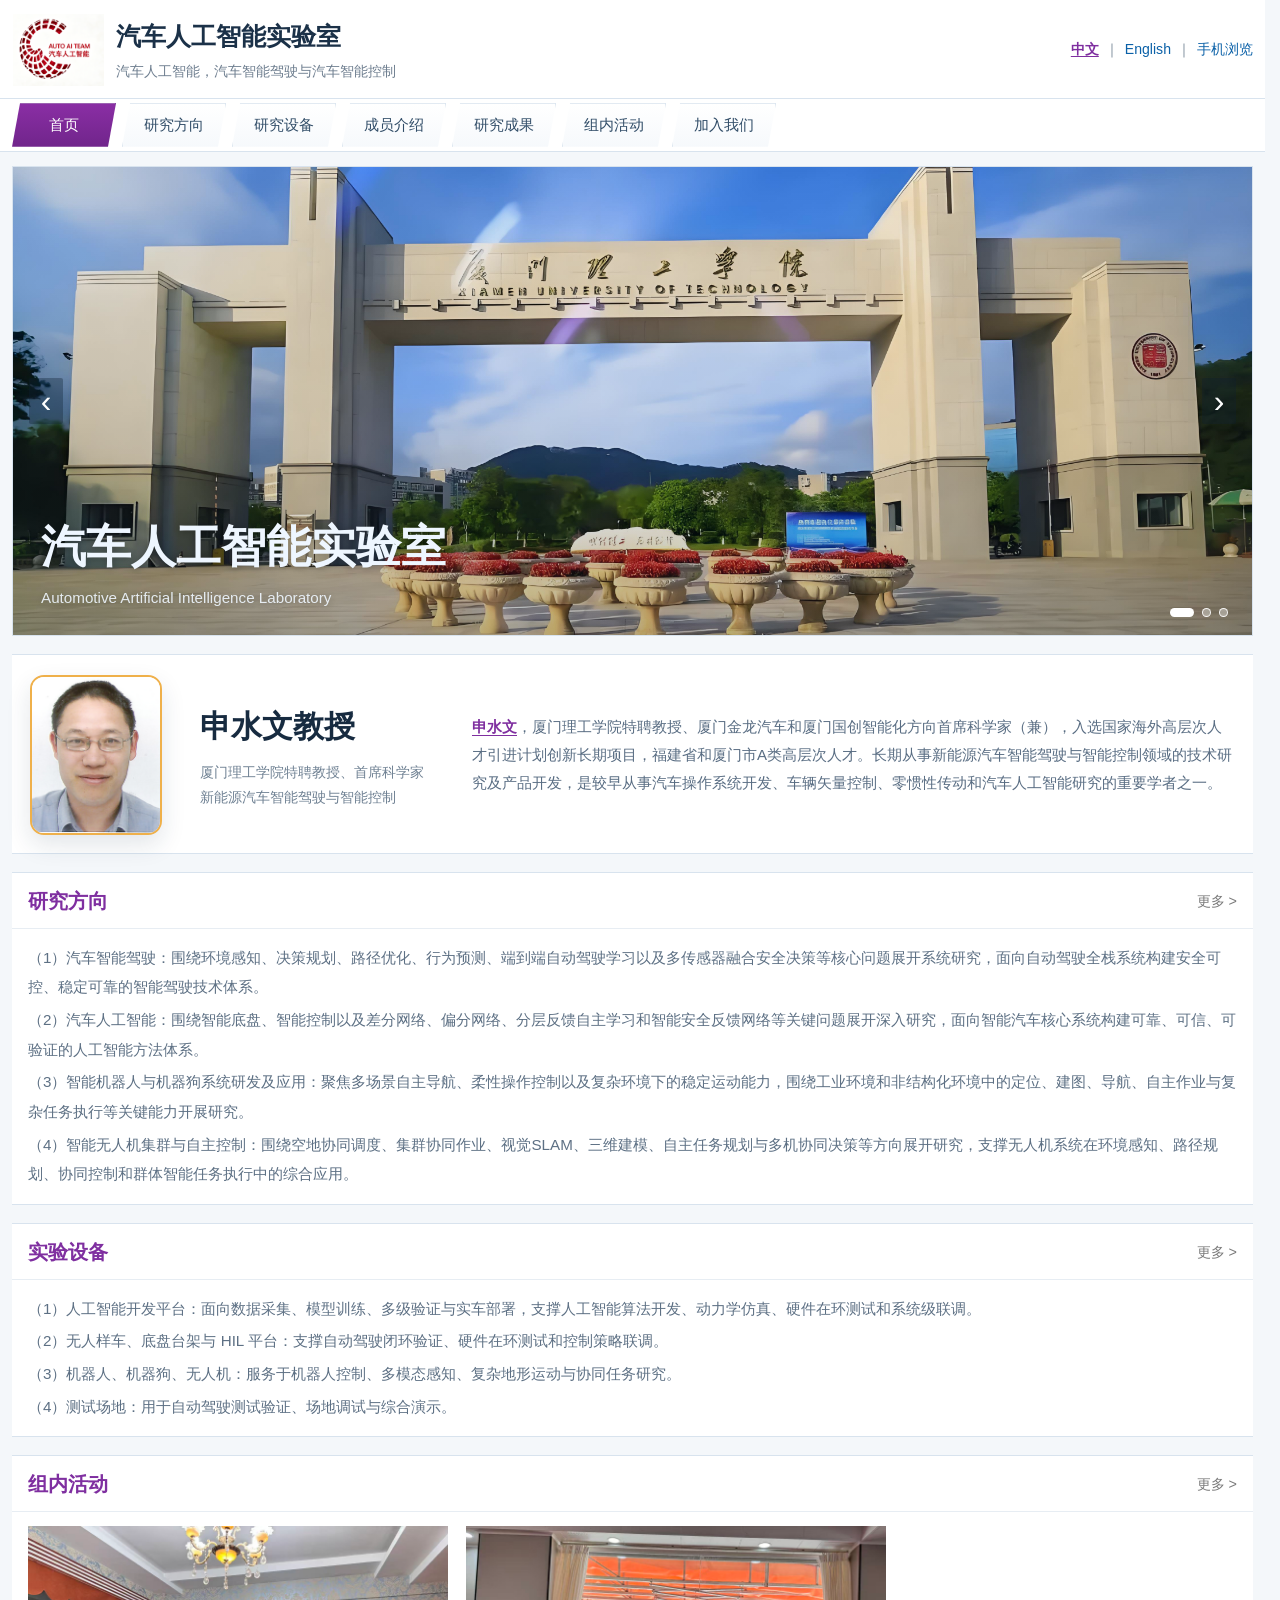
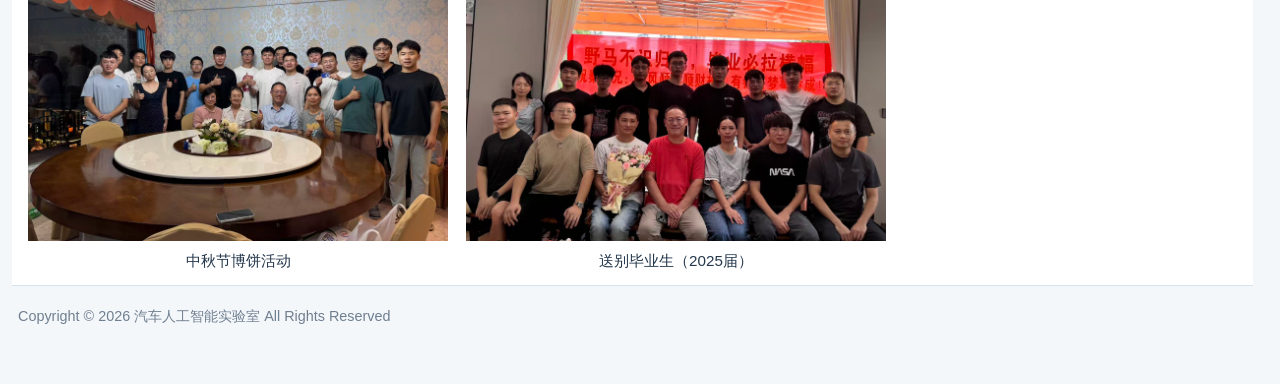
<file: wangye.html>
<!DOCTYPE html>
<html lang="zh-CN">
<head>
  <meta charset="UTF-8">
  <meta name="viewport" content="width=device-width, initial-scale=1.0">
  <meta http-equiv="refresh" content="0; url=index.html">
  <title>跳转到首页</title>
  <script>
    window.location.replace("index.html");
  </script>
</head>
<body>
  <p>正在跳转到首页：<a href="index.html">汽车人工智能实验室</a></p>
</body>
</html>
</file>
<file: site.css>
:root {
  --primary: #0b61a8;
  --primary-deep: #0a4577;
  --accent: #7f2fa0;
  --line: #d8e3ee;
  --line-strong: #c6d6e5;
  --bg: #f4f7fa;
  --text: #26384a;
  --muted: #6f7f90;
  --white: #ffffff;
  --shell-width: 1320px;
  --shell-gap: 12px;
}

* {
  box-sizing: border-box;
}

html {
  font-size: 16px;
  scroll-behavior: smooth;
  scrollbar-gutter: stable;
  -webkit-text-size-adjust: 100%;
  text-size-adjust: 100%;
  overflow-y: scroll;
}

body {
  margin: 0;
  font-family: "Microsoft YaHei", "PingFang SC", "Noto Sans SC", sans-serif;
  color: var(--text);
  background: var(--bg);
  overflow-x: hidden;
  overflow-y: scroll;
  line-height: 1.6;
}

body.menu-open {
  overflow: hidden;
}

a {
  color: inherit;
  text-decoration: none;
}

img {
  display: block;
  max-width: 100%;
}

button {
  font: inherit;
}

.container {
  width: min(var(--shell-width), calc(100% - (var(--shell-gap) * 2)));
  margin: 0 auto;
}

.site-top {
  background: #fff;
  border-bottom: 1px solid var(--line);
}

.site-top .container {
  display: flex;
  justify-content: space-between;
  align-items: center;
  gap: 18px;
  padding: 14px 0 12px;
}

.brand {
  display: flex;
  align-items: center;
  gap: 12px;
  min-width: 0;
}

.brand-mark {
  width: 92px;
  height: 72px;
  background: url("assets/lab-logo.jpeg") center / contain no-repeat;
  overflow: hidden;
  flex: 0 0 auto;
}

.brand-mark::before {
  content: none;
}

.brand-text h1 {
  margin: 0;
  font-size: 1.55rem;
  font-weight: 700;
  color: #1b3148;
  font-family: "Noto Serif SC", "Songti SC", serif;
}

.brand-text p {
  margin: 4px 0 0;
  font-size: 0.9rem;
  color: var(--muted);
}

.top-links {
  text-align: right;
  font-size: 0.88rem;
  line-height: 1.8;
  color: var(--muted);
}

.top-links a,
.top-links button {
  color: var(--primary);
  background: none;
  border: 0;
  padding: 0;
  cursor: pointer;
  font-size: inherit;
}

.lang-switch {
  display: inline-flex;
  align-items: center;
  gap: 6px;
}

.lang-btn.is-active {
  color: var(--accent);
  font-weight: 700;
  text-decoration: underline;
  text-underline-offset: 2px;
}

.nav-wrap {
  position: sticky;
  top: 0;
  z-index: 20;
  background: #fff;
  border-bottom: 1px solid var(--line);
}

.nav-wrap .container {
  display: flex;
  align-items: center;
  justify-content: space-between;
  gap: 12px;
  min-height: 52px;
}

.menu-toggle {
  display: none;
  width: 42px;
  height: 42px;
  border: 1px solid var(--line);
  background: #fff;
  color: var(--primary);
  cursor: pointer;
  writing-mode: horizontal-tb;
  white-space: nowrap;
  line-height: 1;
}

.nav {
  display: flex;
  align-items: center;
  gap: 6px;
  flex-wrap: nowrap;
  justify-content: flex-start;
  overflow-x: auto;
  scrollbar-width: none;
}

.nav::-webkit-scrollbar {
  display: none;
}

.nav a {
  flex: 0 0 auto;
  width: 104px;
  min-width: 104px;
  padding: 10px 14px 9px;
  border: 1px solid var(--line);
  border-bottom: 0;
  background: linear-gradient(180deg, #ffffff 0%, #f6f9fc 100%);
  color: #314d68;
  font-size: 0.92rem;
  text-align: center;
  white-space: nowrap;
  clip-path: polygon(8px 0, 100% 0, calc(100% - 8px) 100%, 0 100%);
  transition: background 0.2s ease, color 0.2s ease;
}

.nav a.active,
.nav a:hover {
  background: linear-gradient(180deg, #8a2ea4 0%, #70258b 100%);
  color: #fff;
  border-color: #7b2f98;
}

.page {
  padding: 14px 0 28px;
}

.banner {
  height: 470px;
  border: 1px solid var(--line);
  background: #dce7f4;
  position: relative;
  overflow: hidden;
}

.banner-slides {
  position: absolute;
  inset: 0;
}

.banner-slide {
  position: absolute;
  inset: 0;
  width: 100%;
  height: 100%;
  object-fit: cover;
  object-position: center center;
  opacity: 0;
  transition: opacity 0.55s ease;
}

.banner-slide.is-active {
  opacity: 1;
}

.banner-slide:first-child {
  object-position: center 42%;
}

.banner-slide:nth-child(2) {
  object-position: center 44%;
}

.banner-slide:nth-child(3) {
  object-position: center 45%;
}

.banner-grid {
  position: absolute;
  inset: 0;
  z-index: 1;
  padding: 24px 28px;
  display: flex;
  align-items: flex-end;
  background: linear-gradient(180deg, rgba(8, 31, 54, 0.04), rgba(8, 31, 54, 0.14) 72%, rgba(8, 31, 54, 0.28));
}

.banner-control {
  position: absolute;
  top: 50%;
  z-index: 2;
  width: 34px;
  height: 46px;
  border: 0;
  border-radius: 2px;
  background: rgba(14, 31, 49, 0.34);
  color: #fff;
  font-size: 2rem;
  line-height: 1;
  cursor: pointer;
  transform: translateY(-50%);
  transition: background 0.18s ease, opacity 0.18s ease;
}

.banner-control:hover {
  background: rgba(14, 31, 49, 0.56);
}

.banner-control-prev {
  left: 16px;
}

.banner-control-next {
  right: 16px;
}

.banner-dots {
  position: absolute;
  right: 24px;
  bottom: 18px;
  z-index: 2;
  display: flex;
  gap: 8px;
}

.banner-dot {
  width: 9px;
  height: 9px;
  padding: 0;
  border: 1px solid rgba(255, 255, 255, 0.92);
  border-radius: 50%;
  background: rgba(255, 255, 255, 0.36);
  cursor: pointer;
}

.banner-dot.is-active {
  width: 24px;
  border-radius: 999px;
  background: #fff;
}

.banner-copy {
  max-width: 430px;
  color: #eef6ff;
  text-shadow: 0 1px 6px rgba(0, 0, 0, 0.24);
}

.banner-copy h2 {
  margin: 0;
  font-family: "Noto Serif SC", "Songti SC", serif;
  font-size: clamp(1.8rem, 4vw, 2.8rem);
  line-height: 1.18;
}

.banner-copy p {
  margin: 10px 0 0;
  line-height: 1.8;
  font-size: 0.95rem;
  color: rgba(240, 247, 255, 0.9);
}

.home-section,
.page-section {
  margin-top: 18px;
  background: #fff;
  border-top: 1px solid var(--line);
  border-bottom: 1px solid var(--line);
}

.professor {
  padding: 20px 18px 18px;
}

.professor-grid {
  display: grid;
  grid-template-columns: 148px minmax(220px, 250px) minmax(0, 1fr);
  gap: 22px;
  align-items: center;
}

.professor-photo {
  width: 132px;
  height: 160px;
  border-radius: 14px;
  border: 2px solid #efb04a;
  object-fit: cover;
  object-position: center 12%;
  display: block;
  background: #fff;
  box-shadow: 0 10px 24px rgba(22, 49, 72, 0.12);
}

.professor-name {
  display: grid;
  gap: 10px;
  align-content: start;
}

.professor-name h3 {
  margin: 0;
  color: #172b40;
  font-size: 1.95rem;
  font-family: "Noto Serif SC", "Songti SC", serif;
}

.professor-meta {
  display: grid;
  gap: 5px;
}

.professor-name p {
  margin: 0;
  color: #6f8193;
  line-height: 1.45;
  font-size: 0.88rem;
}

.professor-bio {
  color: #596d83;
  line-height: 1.84;
  font-size: 0.94rem;
}

.profile-text-link,
.mentor-detail-link {
  display: block;
  color: #596d83;
  text-decoration: none;
  transition: color 0.2s ease;
}

.profile-text-link:hover,
.mentor-detail-link:hover {
  color: var(--primary-deep);
}

.person-title-link {
  color: inherit;
  text-decoration: none;
  transition: color 0.2s ease;
}

.person-title-link:hover {
  color: var(--primary-deep);
}

.inline-name-link {
  color: var(--accent) !important;
  font-weight: 700;
  text-decoration: underline;
  text-decoration-thickness: 1px;
  text-underline-offset: 3px;
}

.section-head {
  display: flex;
  justify-content: space-between;
  align-items: center;
  gap: 12px;
  padding: 12px 16px 10px;
  border-bottom: 1px solid #e7edf3;
}

.section-head h2 {
  margin: 0;
  font-size: 1.28rem;
  color: var(--accent);
  font-family: "Noto Serif SC", "Songti SC", serif;
  font-weight: 700;
}

.section-head a,
.section-head .crumb {
  color: #7a7a7a;
  font-size: 0.9rem;
}

.section-body {
  padding: 14px 16px 12px;
  font-size: 0.95rem;
}

.breadcrumb {
  margin-top: 8px;
  color: #8a97a3;
  font-size: 0.95rem;
}

.research-list {
  margin: 0;
  padding: 0;
  list-style: none;
  color: #5d7084;
  line-height: 1.95;
  font-size: 0.95rem;
}

.research-list li {
  margin-bottom: 3px;
}

.research-article {
  display: grid;
  gap: 18px;
}

.research-block + .research-block {
  border-top: 1px solid rgba(218, 227, 236, 0.9);
  padding-top: 16px;
}

.research-block h3 {
  margin: 0 0 8px;
  color: var(--primary-deep);
  font-size: 1.03rem;
}

.research-block p {
  margin: 0;
  color: #51667a;
  line-height: 1.92;
  font-size: 0.95rem;
}

.research-figure-inline {
  margin-top: 96px;
  padding-top: 14px;
}

.research-visuals {
  margin-top: 8px;
  display: grid;
  gap: 18px;
}

.research-figure {
  margin: 0;
  background: transparent;
  display: flex;
  justify-content: center;
}

.research-figure-image {
  display: block;
  width: auto;
  max-width: min(100%, 860px);
  height: auto;
  max-height: 400px;
  object-fit: contain;
  background: transparent;
}

.research-figure-image.is-diagram {
  max-width: min(100%, 760px);
  max-height: 350px;
}

.research-figure-image.is-strip {
  max-width: min(100%, 820px);
  max-height: 240px;
}

.research-figure-image.is-cover {
  max-width: min(100%, 780px);
  max-height: 360px;
}

.research-figure-image-inline.is-driving-inline {
  max-width: min(100%, 760px);
  max-height: 360px;
}

.research-figure-image-inline.is-uav-inline {
  max-width: min(100%, 760px);
  max-height: 360px;
}

.research-figure-image-inline.is-robot-inline {
  max-width: min(100%, 760px);
  max-height: 360px;
}

.research-figure-image-inline.is-quadruped-inline {
  max-width: min(100%, 760px);
  max-height: 360px;
}

.thumb-grid {
  display: grid;
  grid-template-columns: repeat(3, minmax(0, 1fr));
  gap: 16px;
}

.activity-gallery {
  display: grid;
  grid-template-columns: repeat(2, minmax(280px, 420px));
  gap: 18px;
  align-items: start;
  justify-content: start;
}

.activity-card-real {
  background: #fff;
  width: 100%;
}

.activity-image-real {
  display: block;
  width: 100%;
  aspect-ratio: 4 / 3;
  object-fit: cover;
}

.activity-caption-real {
  margin-top: 8px;
  color: #24374b;
  font-size: 0.95rem;
  line-height: 1.6;
  text-align: center;
}

.thumb-card,
.feature-card,
.member-card,
.achievement-card {
  background: #fff;
}

.feature-grid {
  display: grid;
  grid-template-columns: repeat(2, minmax(0, 1fr));
  gap: 16px;
}

.feature-card {
  border: 1px solid var(--line);
  padding: 16px;
}

.feature-card h3 {
  margin: 0 0 10px;
  color: var(--primary-deep);
  font-size: 1.05rem;
}

.feature-card p {
  margin: 0;
  color: var(--muted);
  line-height: 1.82;
  font-size: 0.94rem;
}

.equipment-groups {
  display: grid;
  gap: 22px;
}

.equipment-group {
  border: 1px solid var(--line);
  background:
    linear-gradient(180deg, rgba(245, 249, 253, 0.9), rgba(255, 255, 255, 1) 120px);
  padding: 18px;
}

.equipment-group-head {
  display: grid;
  grid-template-columns: minmax(0, 1fr) minmax(280px, 420px);
  gap: 18px;
  align-items: end;
  margin-bottom: 16px;
}

.equipment-group h3 {
  margin: 0;
  color: var(--primary-deep);
  font-size: 1.15rem;
}

.equipment-meta {
  margin: 0;
  min-width: 0;
  color: var(--muted);
  line-height: 1.8;
  font-size: 0.95rem;
  overflow-wrap: anywhere;
}

.equipment-photo-grid {
  display: grid;
  grid-template-columns: repeat(auto-fit, minmax(220px, 1fr));
  gap: 14px;
}

.equipment-photo-grid-left {
  grid-template-columns: repeat(auto-fit, 220px);
  justify-content: start;
}

.equipment-photo-grid-ai {
  grid-template-columns: minmax(420px, 720px);
  justify-content: start;
}

.equipment-photo-grid-robots {
  grid-template-columns: repeat(3, 220px);
  justify-content: start;
}

.equipment-photo-grid-right {
  grid-template-columns: repeat(2, 220px);
  justify-content: end;
}

.equipment-photo-grid-hil {
  grid-template-columns: repeat(3, 220px);
  justify-content: start;
}

.equipment-photo-grid-hil > :nth-child(3) {
  grid-column: 1;
}

.equipment-photo-card {
  margin: 0;
  padding: 10px;
  background: #fff;
}

.equipment-photo-card-vehicle-size {
  width: 220px;
  overflow: hidden;
}

.equipment-photo-card-ai {
  width: min(100%, 720px);
}

.equipment-photo-grid-hil .equipment-photo-card,
.equipment-photo-grid-robots .equipment-photo-card {
  width: 220px;
}

.equipment-photo-real {
  display: block;
  width: 100%;
  height: 220px;
  object-fit: contain;
  background: #fff;
}

.equipment-photo-real-vehicle-size {
  width: 220px;
  height: 220px;
  object-fit: contain;
}

.equipment-photo-real-ai {
  width: 100%;
  height: auto;
  max-width: 720px;
  max-height: none;
  object-fit: contain;
}

.equipment-photo-real-tight {
  width: auto;
  max-width: 220px;
  height: auto;
  max-height: 220px;
  margin: 0 auto;
}

.equipment-caption {
  margin-top: 4px;
  color: #677a8d;
  font-size: 0.95rem;
  line-height: 1.5;
  text-align: center;
}

.equipment-meta-nowrap {
  white-space: normal;
}

body[data-lang="zh"] .equipment-meta-nowrap {
  white-space: nowrap;
}

.thumb-media,
.media-box {
  height: 150px;
  border: 1px solid var(--line);
  background-size: cover;
  background-position: center;
  overflow: hidden;
  position: relative;
}

.media-box.large {
  height: 190px;
}

.equipment-1 {
  background:
    linear-gradient(135deg, rgba(10, 62, 103, 0.18), rgba(10, 62, 103, 0)),
    linear-gradient(0deg, #dbe8f2, #f8fbfe);
}

.equipment-1::before,
.equipment-1::after {
  content: "";
  position: absolute;
  background: #51687d;
}

.equipment-1::before {
  width: 86px;
  height: 36px;
  left: 24px;
  top: 46px;
  border-radius: 6px;
  box-shadow: 108px 0 0 #7a8ea2;
}

.equipment-1::after {
  width: 160px;
  height: 8px;
  left: 18px;
  top: 96px;
  border-radius: 999px;
}

.equipment-2 {
  background:
    radial-gradient(circle at 50% 50%, #3f5f7f 0 18%, #dbe8f3 19% 34%, transparent 35%),
    linear-gradient(180deg, #edf4fa, #d7e3ee);
}

.equipment-3 {
  background:
    linear-gradient(90deg, #25384d 0 14%, transparent 14% 18%, #25384d 18% 32%, transparent 32% 36%, #25384d 36% 50%, transparent 50% 54%, #25384d 54% 68%, transparent 68% 72%, #25384d 72% 86%, transparent 86%),
    linear-gradient(180deg, #d8e3ec, #f3f8fb);
  background-size: 100% 72px, 100% 100%;
  background-repeat: no-repeat;
  background-position: center 46px, center;
}

.activity-1 {
  background:
    linear-gradient(135deg, rgba(255, 177, 91, 0.18), rgba(255, 177, 91, 0)),
    linear-gradient(180deg, #ede6dc, #faf8f4);
}

.activity-1::before {
  content: "";
  position: absolute;
  left: 10px;
  right: 10px;
  bottom: 10px;
  height: 62px;
  background:
    radial-gradient(circle at 8% 50%, #5a6f84 0 10px, transparent 11px),
    radial-gradient(circle at 20% 42%, #798ca0 0 10px, transparent 11px),
    radial-gradient(circle at 34% 56%, #65788d 0 10px, transparent 11px),
    radial-gradient(circle at 47% 44%, #8fa0b0 0 10px, transparent 11px),
    radial-gradient(circle at 61% 52%, #6f8398 0 10px, transparent 11px),
    radial-gradient(circle at 75% 46%, #94a5b4 0 10px, transparent 11px);
}

.activity-2 {
  background:
    linear-gradient(135deg, rgba(145, 116, 48, 0.16), rgba(145, 116, 48, 0)),
    linear-gradient(180deg, #d8c8a7, #f4efe4);
}

.activity-2::before,
.activity-2::after {
  content: "";
  position: absolute;
  background: #5f7390;
}

.activity-2::before {
  width: 96px;
  height: 56px;
  left: 50%;
  top: 26px;
  transform: translateX(-50%);
}

.activity-2::after {
  width: 110px;
  height: 30px;
  left: 50%;
  bottom: 18px;
  transform: translateX(-50%);
  border-radius: 999px;
  box-shadow: -46px -6px 0 -10px #8ba0b4, 46px -6px 0 -10px #8ba0b4;
}

.activity-3 {
  background:
    linear-gradient(135deg, rgba(115, 118, 126, 0.16), rgba(115, 118, 126, 0)),
    linear-gradient(180deg, #eceef1, #fafbfd);
}

.activity-3::before {
  content: "";
  position: absolute;
  left: 0;
  right: 0;
  top: 0;
  height: 52px;
  background:
    linear-gradient(90deg, #515a66 0 8%, transparent 8% 11%, #515a66 11% 19%, transparent 19% 22%, #515a66 22% 30%, transparent 30% 33%, #515a66 33% 41%, transparent 41% 44%, #515a66 44% 52%, transparent 52% 55%, #515a66 55% 63%, transparent 63% 66%, #515a66 66% 74%, transparent 74% 77%, #515a66 77% 85%, transparent 85%);
}

.activity-3::after {
  content: "";
  position: absolute;
  left: 20px;
  right: 20px;
  bottom: 12px;
  height: 44px;
  background:
    radial-gradient(circle at 6% 50%, #7a8794 0 8px, transparent 9px),
    radial-gradient(circle at 18% 50%, #6a7a88 0 8px, transparent 9px),
    radial-gradient(circle at 30% 50%, #8593a1 0 8px, transparent 9px),
    radial-gradient(circle at 42% 50%, #6d7987 0 8px, transparent 9px),
    radial-gradient(circle at 54% 50%, #8a97a3 0 8px, transparent 9px),
    radial-gradient(circle at 66% 50%, #73818f 0 8px, transparent 9px),
    radial-gradient(circle at 78% 50%, #87939f 0 8px, transparent 9px);
}

.cover-1 {
  background:
    linear-gradient(135deg, rgba(58, 158, 255, 0.18), rgba(58, 158, 255, 0)),
    linear-gradient(180deg, #f2f7fd, #e2edf7);
}

.cover-1::before,
.cover-2::before {
  content: "";
  position: absolute;
  inset: 18px;
  border: 1px solid #c8d7e4;
  background: #fff;
}

.cover-1::after {
  content: "";
  position: absolute;
  left: 50%;
  top: 46%;
  width: 120px;
  height: 74px;
  transform: translate(-50%, -50%);
  background:
    radial-gradient(circle at 28% 46%, #8ab0d2 0 6px, transparent 7px),
    radial-gradient(circle at 72% 46%, #8ab0d2 0 6px, transparent 7px),
    linear-gradient(180deg, #f4d8b4 0 38%, #4f6d8e 38% 100%);
  border-radius: 10px;
}

.cover-2 {
  background:
    linear-gradient(135deg, rgba(178, 216, 255, 0.2), rgba(178, 216, 255, 0)),
    linear-gradient(180deg, #f3f8fd, #e7eff7);
}

.cover-2::after {
  content: "";
  position: absolute;
  left: 50%;
  top: 48%;
  width: 126px;
  height: 82px;
  transform: translate(-50%, -50%);
  background:
    linear-gradient(180deg, #dce7f0 0 16%, #ffffff 16% 100%);
  box-shadow: 0 0 0 1px #d3deea;
}

.cover-3 {
  background: linear-gradient(180deg, #22466a, #5ea0d8);
}

.cover-3::before {
  content: "ADVANCED";
  position: absolute;
  left: 18px;
  top: 18px;
  color: #dce866;
  font-size: 1.7rem;
  font-weight: 700;
}

.cover-4 {
  background: linear-gradient(180deg, #b12b40, #ee7d92);
}

.cover-4::before {
  content: "Medicine";
  position: absolute;
  left: 18px;
  bottom: 18px;
  color: #fff;
  font-size: 1.55rem;
  font-style: italic;
}

.cover-5 {
  background: linear-gradient(180deg, #f1f3f5, #d4dbe1);
}

.cover-5::before {
  content: "small";
  position: absolute;
  left: 18px;
  top: 18px;
  color: #db342b;
  font-size: 2rem;
  font-weight: 700;
}

.thumb-copy,
.media-note {
  padding: 8px 2px 0;
  color: #495f76;
  font-size: 0.92rem;
  line-height: 1.7;
  text-align: center;
}

.thumb-copy strong {
  display: block;
  font-weight: 400;
  color: #364e68;
}

.member-grid {
  display: grid;
  grid-template-columns: repeat(5, minmax(0, 1fr));
  gap: 20px 12px;
}

.member-card {
  text-align: center;
  padding: 10px 6px;
}

.member-avatar {
  width: 104px;
  height: 104px;
  margin: 0 auto 10px;
  border-radius: 50%;
  border: 2px solid #ec9e53;
  object-fit: cover;
  object-position: center 14%;
  display: block;
  background: #fff;
  box-shadow: 0 8px 20px rgba(22, 49, 72, 0.1);
}

.member-name {
  margin: 0 0 4px;
  font-size: 1rem;
  color: var(--accent);
  font-weight: 700;
}

.member-role,
.team-summary {
  margin: 0;
  color: #718396;
  line-height: 1.7;
  font-size: 0.95rem;
}

.member-note {
  margin: 1px 0 0;
  color: #718396;
  line-height: 1.35;
  font-size: 0.84rem;
}

.mentor-section {
  padding: 10px 0 4px;
}

.mentor-title {
  margin: 0 0 12px;
  color: var(--accent);
  font-size: 1.14rem;
  font-family: "Noto Serif SC", "Songti SC", serif;
}

.mentor-box {
  display: grid;
  grid-template-columns: 132px 1fr;
  gap: 16px;
  padding: 12px 0 6px;
  border-top: 1px solid #eef3f7;
  align-items: start;
}

.mentor-photo {
  width: 118px;
  height: 146px;
  border-radius: 14px;
  border: 2px solid #efb04a;
  object-fit: cover;
  object-position: center 12%;
  display: block;
  background: #fff;
  box-shadow: 0 10px 24px rgba(22, 49, 72, 0.12);
}

.mentor-info h3 {
  margin: 0 0 6px;
  color: #172b40;
  font-size: 1.6rem;
  font-family: "Noto Serif SC", "Songti SC", serif;
}

.mentor-info p {
  margin: 0;
  color: var(--muted);
  line-height: 1.88;
  font-size: 0.95rem;
}

.mentor-detail-link {
  line-height: 1.88;
  font-size: 0.95rem;
}

.team-summary {
  margin-bottom: 14px;
}

.profile-detail-hero {
  padding: 14px 16px 18px;
}

.profile-detail-grid {
  display: grid;
  grid-template-columns: 160px 240px 1fr;
  gap: 22px;
  align-items: start;
}

.profile-detail-photo {
  width: 150px;
  height: 188px;
  border-radius: 16px;
  border: 2px solid #efb04a;
  object-fit: cover;
  object-position: center 12%;
  display: block;
  background: #fff;
  box-shadow: 0 10px 24px rgba(22, 49, 72, 0.12);
}

.profile-detail-name h3 {
  margin: 0 0 10px;
  color: #172b40;
  font-size: 2.1rem;
  font-family: "Noto Serif SC", "Songti SC", serif;
}

.profile-detail-name p {
  margin: 0;
  color: var(--muted);
  line-height: 1.5;
  font-size: 0.84rem;
  white-space: nowrap;
}

.profile-detail-summary {
  color: #5f7387;
  line-height: 1.95;
  font-size: 0.95rem;
}

.profile-detail-section {
  margin-top: 18px;
}

.profile-detail-section h3 {
  margin: 0 0 12px;
  color: var(--accent);
  font-size: 1.12rem;
  font-family: "Noto Serif SC", "Songti SC", serif;
}

.profile-detail-subtitle {
  margin: 12px 0 10px;
  color: #17324b;
  font-size: 1rem;
  font-weight: 700;
}

.plain-list {
  margin: 0;
  padding-left: 22px;
  color: #495f76;
  line-height: 1.9;
  font-size: 0.95rem;
}

.plain-list li + li {
  margin-top: 6px;
}

.achievement-gallery {
  display: grid;
  grid-template-columns: repeat(3, minmax(0, 1fr));
  gap: clamp(10px, 2vw, 26px);
  margin-bottom: 28px;
  align-items: start;
}

.achievement-video-grid {
  display: grid;
  grid-template-columns: repeat(2, minmax(0, 1fr));
  gap: 18px;
}

.achievement-video-card {
  background: #fff;
}

.achievement-video {
  display: block;
  width: 100%;
  height: auto;
  aspect-ratio: 16 / 9;
  background: #000;
}

.achievement-video-placeholder {
  min-height: 240px;
  display: grid;
  place-items: center;
  border: 2px dashed #c8d8e6;
  background:
    linear-gradient(135deg, rgba(11, 97, 168, 0.08), rgba(127, 47, 160, 0.05)),
    #f8fbfe;
  color: #56708a;
  font-size: 1rem;
  font-weight: 700;
  text-align: center;
}

.achievement-video-note {
  margin: 10px 0 0;
  color: #5d7084;
  line-height: 1.65;
  font-size: 0.92rem;
}

.equipment-video-grid {
  display: grid;
  grid-template-columns: minmax(0, 560px);
  justify-content: start;
  gap: 18px;
}

.photo-card {
  overflow: hidden;
  background: transparent;
  display: block;
  width: 100%;
  aspect-ratio: 3 / 4;
  padding: 0;
}

.achievement-photo {
  display: block;
  width: 100%;
  height: 100%;
  object-fit: cover;
  object-position: center center;
  background: transparent;
}

.result-section + .result-section {
  margin-top: 26px;
}

.result-head {
  padding-left: 0;
  padding-right: 0;
}

.result-subsections {
  padding-top: 14px;
}

.result-subsection + .result-subsection {
  margin-top: 22px;
}

.result-title {
  margin: 0 0 12px;
  color: #172b40;
  font-size: 1rem;
  font-weight: 700;
}

.result-list {
  margin: 0;
  padding-left: 24px;
  color: #374c62;
  line-height: 1.95;
  font-size: 0.95rem;
}

.result-list li + li {
  margin-top: 10px;
}

.paper-meta {
  margin: 0 0 10px;
  color: #172b40;
  font-size: 0.95rem;
  font-weight: 700;
}

.paper-list {
  margin: 0;
  padding-left: 18px;
  color: #495f76;
  line-height: 1.95;
  font-size: 0.95rem;
}

.paper-list li + li {
  margin-top: 12px;
}

.paper-list.refined {
  padding-left: 22px;
}

.refined-list {
  padding-left: 22px;
}

.patent-list {
  font-size: 0.95rem;
}

.paper-link,
.text-link {
  color: #1f5fa8;
}

.result-note,
.result-link-row {
  margin: 18px 0 0;
  color: #445a71;
  line-height: 1.8;
  font-size: 0.95rem;
}

.result-link-row {
  margin-top: 6px;
}

.contact-box {
  color: var(--muted);
  line-height: 1.9;
  font-size: 0.95rem;
}

.contact-box p,
.contact-box a {
  margin: 0;
  color: var(--muted);
}

.contact-box p + p {
  margin-top: 6px;
}

.join-block + .join-block {
  margin-top: 20px;
  padding-top: 18px;
  border-top: 1px solid #eef3f7;
}

.join-subtitle {
  margin-top: 12px !important;
  color: #17324b !important;
  font-weight: 700;
}

.join-intro {
  margin: 0 0 10px;
}

.join-highlight {
  display: inline-block;
  max-width: 100%;
  padding: 10px 12px;
  border-radius: 10px;
  background: linear-gradient(180deg, rgba(127, 47, 160, 0.08), rgba(11, 97, 168, 0.06));
  color: #5a3b73;
}

.join-highlight a {
  color: var(--accent) !important;
  font-weight: 700;
  text-decoration: underline;
  text-underline-offset: 3px;
}

.join-list {
  margin: 0;
  padding-left: 22px;
  color: var(--muted);
  line-height: 1.75;
}

.join-list li + li {
  margin-top: 4px;
}

.join-contact-list {
  line-height: 1.9;
}

.footer {
  padding: 18px 6px 26px;
  color: var(--muted);
  font-size: 0.9rem;
  line-height: 1.8;
}

@media (max-width: 1024px) {
  .feature-grid,
  .thumb-grid {
    grid-template-columns: 1fr 1fr;
  }

  .activity-gallery {
    grid-template-columns: repeat(2, minmax(0, 1fr));
  }

  .equipment-group-head {
    grid-template-columns: 1fr;
    align-items: start;
  }

  .member-grid {
    grid-template-columns: repeat(4, minmax(0, 1fr));
  }

  .achievement-gallery {
    grid-template-columns: repeat(3, minmax(0, 1fr));
  }

  .achievement-video-grid {
    grid-template-columns: repeat(2, minmax(0, 1fr));
  }

}

@media (max-width: 900px) {
  .professor-grid,
  .mentor-box,
  .feature-grid,
  .thumb-grid {
    grid-template-columns: 1fr;
  }

  .member-grid {
    grid-template-columns: repeat(2, minmax(0, 1fr));
    gap: 18px 10px;
  }

  .activity-gallery {
    grid-template-columns: 1fr;
  }

  .equipment-group {
    padding: 14px;
  }

  .equipment-photo-grid {
    grid-template-columns: repeat(2, minmax(0, 1fr));
  }

  .equipment-photo-grid-right {
    grid-template-columns: repeat(2, minmax(0, 1fr));
    justify-content: stretch;
  }

  .equipment-photo-grid-ai {
    grid-template-columns: 1fr;
  }

  .equipment-photo-grid-hil > :nth-child(3) {
    grid-column: auto;
  }

  .professor-grid {
    gap: 14px;
    justify-items: start;
    align-items: start;
  }

  .professor-photo {
    width: 124px;
    height: 150px;
  }

  .mentor-photo {
    width: 112px;
    height: 138px;
  }

  .achievement-gallery {
    grid-template-columns: repeat(3, minmax(0, 1fr));
  }

  .achievement-video-grid {
    grid-template-columns: 1fr;
  }

  .equipment-video-grid {
    grid-template-columns: 1fr;
  }

  .equipment-photo-grid-robots {
    grid-template-columns: repeat(2, minmax(0, 1fr));
  }

}

@media (max-width: 640px) {
  .equipment-photo-grid {
    grid-template-columns: 1fr;
  }

  .equipment-photo-grid-right {
    grid-template-columns: 1fr;
  }

  .equipment-photo-grid-ai {
    grid-template-columns: 1fr;
  }

  .equipment-photo-grid-robots {
    grid-template-columns: 1fr;
  }

  .equipment-photo-real {
    height: 240px;
  }

  .equipment-photo-grid-robots .equipment-photo-real {
    height: 240px;
  }
}

@media (max-width: 760px) {
  .page {
    padding: 10px 0 22px;
  }

  .home-section,
  .page-section {
    margin-top: 12px;
  }

  .site-top .container {
    flex-direction: column;
    align-items: start;
    gap: 8px;
  }

  .top-links {
    text-align: left;
    width: 100%;
  }

  .menu-toggle {
    display: inline-grid;
    place-items: center;
    width: auto;
    min-width: 60px;
    height: 38px;
    padding: 0 12px;
    border-radius: 8px;
    font-size: 0.95rem;
    font-weight: 600;
  }

  .nav-wrap .container {
    min-height: 48px;
  }

  .nav {
    position: fixed;
    top: 48px;
    left: 8px;
    right: 8px;
    display: grid;
    gap: 8px;
    padding: 10px;
    background: rgba(255, 255, 255, 0.98);
    border: 1px solid var(--line);
    box-shadow: 0 18px 40px rgba(9, 55, 95, 0.14);
    border-radius: 10px;
    max-height: calc(100vh - 64px);
    overflow-y: auto;
    transform: translateY(-12px);
    opacity: 0;
    pointer-events: none;
    transition: opacity 0.2s ease, transform 0.2s ease;
  }

  .nav.is-open {
    opacity: 1;
    transform: translateY(0);
    pointer-events: auto;
  }

  .nav a {
    width: auto;
    min-width: 0;
    padding: 11px 10px;
    border-bottom: 1px solid var(--line);
    clip-path: none;
    text-align: left;
  }

  .brand-text h1 {
    font-size: 1.28rem;
  }

  .brand-text {
    min-width: 0;
  }

  .brand-text p,
  .top-links,
  .professor-bio,
  .research-list,
  .thumb-copy,
  .contact-box,
  .mentor-info p,
  .plain-list,
  .paper-list,
  .result-list,
  .achievement-intro,
  .result-note,
  .result-link-row {
    font-size: 0.9rem;
  }

  .banner {
    height: 382px;
  }

  .banner-grid {
    padding: 18px;
  }

  .banner-control {
    width: 30px;
    height: 40px;
    font-size: 1.65rem;
  }

  .banner-control-prev {
    left: 10px;
  }

  .banner-control-next {
    right: 10px;
  }

  .banner-dots {
    right: 18px;
    bottom: 14px;
  }

  .professor {
    padding: 14px 12px;
  }

  .professor-grid {
    justify-items: center;
  }

  .professor-name {
    gap: 8px;
    justify-items: center;
  }

  .professor-name h3,
  .professor-name p {
    text-align: center;
  }

  .mentor-box {
    grid-template-columns: 1fr;
    gap: 12px;
  }

  .professor-bio {
    line-height: 1.72;
  }

  .mentor-info,
  .mentor-detail-link,
  .professor-bio,
  .research-block p,
  .contact-box,
  .join-list,
  .result-list,
  .paper-list {
    overflow-wrap: anywhere;
    word-break: break-word;
  }

  .section-head {
    padding: 10px 12px 8px;
  }

  .section-head h2 {
    font-size: 1.08rem;
  }

  .section-body {
    padding: 12px;
  }

  .equipment-group {
    padding: 12px;
  }

  .equipment-group-head {
    gap: 10px;
    margin-bottom: 12px;
  }

  .equipment-photo-card {
    padding: 4px;
  }

  .equipment-photo-real {
    height: 200px;
  }

  .activity-gallery {
    gap: 12px;
  }

  .activity-caption-real {
    font-size: 0.9rem;
  }

  .profile-detail-grid {
    grid-template-columns: 1fr;
    gap: 12px;
  }

  .profile-detail-photo {
    width: 120px;
    height: 150px;
  }

  .profile-detail-name h3 {
    font-size: 1.55rem;
  }
}

@media (max-width: 520px) {
  .container {
    width: min(var(--shell-width), calc(100% - 12px));
  }

  .site-top .container {
    gap: 6px;
    padding: 8px 0;
  }

  .brand {
    gap: 10px;
    align-items: flex-start;
  }

  .brand-mark {
    width: 64px;
    height: 50px;
  }

  .brand-text h1 {
    font-size: 1.02rem;
    line-height: 1.25;
  }

  .brand-text p {
    font-size: 0.78rem;
  }

  .top-links {
    font-size: 0.8rem;
  }

  .nav a {
    width: auto;
    padding: 10px 8px;
    font-size: 0.88rem;
  }

  .banner {
    height: 332px;
  }

  .banner-grid {
    padding: 14px;
  }

  .banner-control {
    display: none;
  }

  .banner-copy h2 {
    font-size: 1.35rem;
  }

  .banner-copy p {
    font-size: 0.82rem;
    margin-top: 6px;
  }

  .professor-name h3,
  .mentor-info h3 {
    font-size: 1.35rem;
  }

  .professor-name p {
    font-size: 0.9rem;
    line-height: 1.5;
  }

  .professor-bio {
    font-size: 0.89rem;
    text-align: left;
  }

  .profile-detail-name p {
    font-size: 0.9rem;
    white-space: normal;
  }

  .professor-photo {
    width: 108px;
    height: 132px;
  }

  .mentor-photo {
    width: 96px;
    height: 120px;
  }

  .member-avatar {
    width: 88px;
    height: 88px;
  }

  .member-grid {
    grid-template-columns: repeat(2, minmax(0, 1fr));
    gap: 16px 10px;
  }

  .member-card {
    padding: 6px 0;
  }

  .member-name {
    font-size: 0.96rem;
  }

  .member-role {
    font-size: 0.86rem;
    line-height: 1.45;
  }

  .member-note {
    font-size: 0.8rem;
    line-height: 1.3;
  }

  .mentor-info p,
  .mentor-detail-link,
  .research-block p,
  .equipment-meta,
  .equipment-caption {
    font-size: 0.88rem;
  }

  .mentor-info p,
  .mentor-detail-link {
    line-height: 1.75;
  }

  .research-block p {
    line-height: 1.82;
  }

  .research-figure-inline {
    margin-top: 58px;
    padding-top: 8px;
  }

  .research-figure-image-inline.is-driving-inline,
  .research-figure-image-inline.is-uav-inline,
  .research-figure-image-inline.is-robot-inline,
  .research-figure-image-inline.is-quadruped-inline {
    max-height: 260px;
  }

  .equipment-photo-real {
    height: 182px;
  }
}

@media (max-width: 390px) {
  .member-grid {
    grid-template-columns: 1fr;
  }
}
</file>
<file: admin.css>
:root {
  --bg: #eef3f8;
  --panel: #ffffff;
  --line: #d7e1ea;
  --text: #1f3142;
  --muted: #63778c;
  --accent: #7d2ea8;
  --accent-deep: #59217a;
  --shadow: 0 18px 48px rgba(20, 41, 63, 0.08);
}

* {
  box-sizing: border-box;
}

html,
body {
  margin: 0;
  min-height: 100%;
  background:
    radial-gradient(circle at top left, rgba(125, 46, 168, 0.08), transparent 32%),
    linear-gradient(180deg, #f6f9fc 0%, var(--bg) 100%);
  color: var(--text);
  font-family: "Noto Sans SC", "PingFang SC", "Microsoft YaHei", sans-serif;
}

button,
textarea {
  font: inherit;
}

.admin-shell {
  display: grid;
  grid-template-columns: 320px minmax(0, 1fr);
  gap: 24px;
  width: min(1400px, calc(100% - 32px));
  margin: 20px auto;
}

.admin-sidebar,
.admin-main {
  display: grid;
  gap: 18px;
  align-content: start;
}

.admin-brand,
.admin-card,
.editor-card {
  background: var(--panel);
  border: 1px solid rgba(215, 225, 234, 0.95);
  border-radius: 22px;
  box-shadow: var(--shadow);
}

.admin-brand,
.admin-card {
  padding: 22px 22px 20px;
}

.admin-brand h1,
.editor-head h2,
.admin-card h2 {
  margin: 0;
  font-family: "Noto Serif SC", "Songti SC", serif;
}

.admin-brand h1 {
  font-size: 1.8rem;
  margin-top: 4px;
}

.admin-kicker {
  margin: 0;
  color: var(--accent);
  font-size: 0.8rem;
  font-weight: 700;
  letter-spacing: 0.08em;
  text-transform: uppercase;
}

.admin-copy,
.admin-tip,
.admin-status,
.editor-path {
  margin: 8px 0 0;
  color: var(--muted);
  line-height: 1.75;
  font-size: 0.94rem;
}

.admin-status {
  margin-top: 12px;
}

.primary-btn,
.secondary-btn {
  border-radius: 999px;
  padding: 10px 16px;
  border: 1px solid transparent;
  cursor: pointer;
  transition: transform 0.18s ease, box-shadow 0.18s ease, background 0.18s ease;
}

.primary-btn {
  background: linear-gradient(135deg, var(--accent), var(--accent-deep));
  color: #fff;
  box-shadow: 0 10px 24px rgba(125, 46, 168, 0.22);
}

.secondary-btn {
  background: #f6f8fb;
  border-color: var(--line);
  color: var(--text);
}

.primary-btn:hover,
.secondary-btn:hover {
  transform: translateY(-1px);
}

.primary-btn:disabled,
.secondary-btn:disabled {
  opacity: 0.5;
  cursor: not-allowed;
  transform: none;
  box-shadow: none;
}

.file-list {
  display: grid;
  gap: 8px;
  margin-top: 14px;
}

.file-button {
  width: 100%;
  text-align: left;
  padding: 10px 12px;
  border: 1px solid var(--line);
  border-radius: 14px;
  background: #fbfcfe;
  color: var(--text);
  cursor: pointer;
}

.file-button small {
  display: block;
  margin-top: 3px;
  color: var(--muted);
}

.file-button.is-active {
  background: rgba(125, 46, 168, 0.08);
  border-color: rgba(125, 46, 168, 0.3);
  color: var(--accent-deep);
}

.editor-head {
  display: flex;
  justify-content: space-between;
  gap: 16px;
  align-items: flex-start;
  background: var(--panel);
  border: 1px solid rgba(215, 225, 234, 0.95);
  border-radius: 22px;
  box-shadow: var(--shadow);
  padding: 20px 22px;
}

.editor-head h2 {
  font-size: 1.58rem;
  margin-top: 4px;
}

.editor-actions {
  display: flex;
  flex-wrap: wrap;
  justify-content: flex-end;
  gap: 10px;
}

.editor-card {
  padding: 16px;
}

.editor-toolbar {
  display: flex;
  justify-content: space-between;
  gap: 16px;
  align-items: center;
  margin-bottom: 12px;
}

.checkbox-row {
  display: inline-flex;
  gap: 8px;
  align-items: center;
  color: var(--muted);
}

#file-editor {
  width: 100%;
  min-height: 68vh;
  resize: vertical;
  border: 1px solid var(--line);
  border-radius: 16px;
  padding: 16px 18px;
  background: #f8fafc;
  color: #1c2f42;
  line-height: 1.65;
  font-family: "JetBrains Mono", "SFMono-Regular", "Consolas", monospace;
  font-size: 0.93rem;
}

#file-editor.is-nowrap {
  white-space: pre;
  overflow-x: auto;
}

.editor-grid {
  display: grid;
  grid-template-columns: repeat(2, minmax(0, 1fr));
  gap: 18px;
}

.admin-list {
  margin: 12px 0 0;
  padding-left: 22px;
  color: var(--muted);
  line-height: 1.8;
}

.admin-list li + li {
  margin-top: 6px;
}

@media (max-width: 1100px) {
  .admin-shell {
    grid-template-columns: 1fr;
  }
}

@media (max-width: 760px) {
  .admin-shell {
    width: min(100% - 20px, 100%);
    margin: 10px auto 18px;
  }

  .editor-head,
  .editor-toolbar,
  .editor-grid {
    grid-template-columns: 1fr;
    display: grid;
  }

  .editor-actions {
    justify-content: flex-start;
  }

  .editor-grid {
    gap: 14px;
  }

  #file-editor {
    min-height: 56vh;
  }
}
</file>
